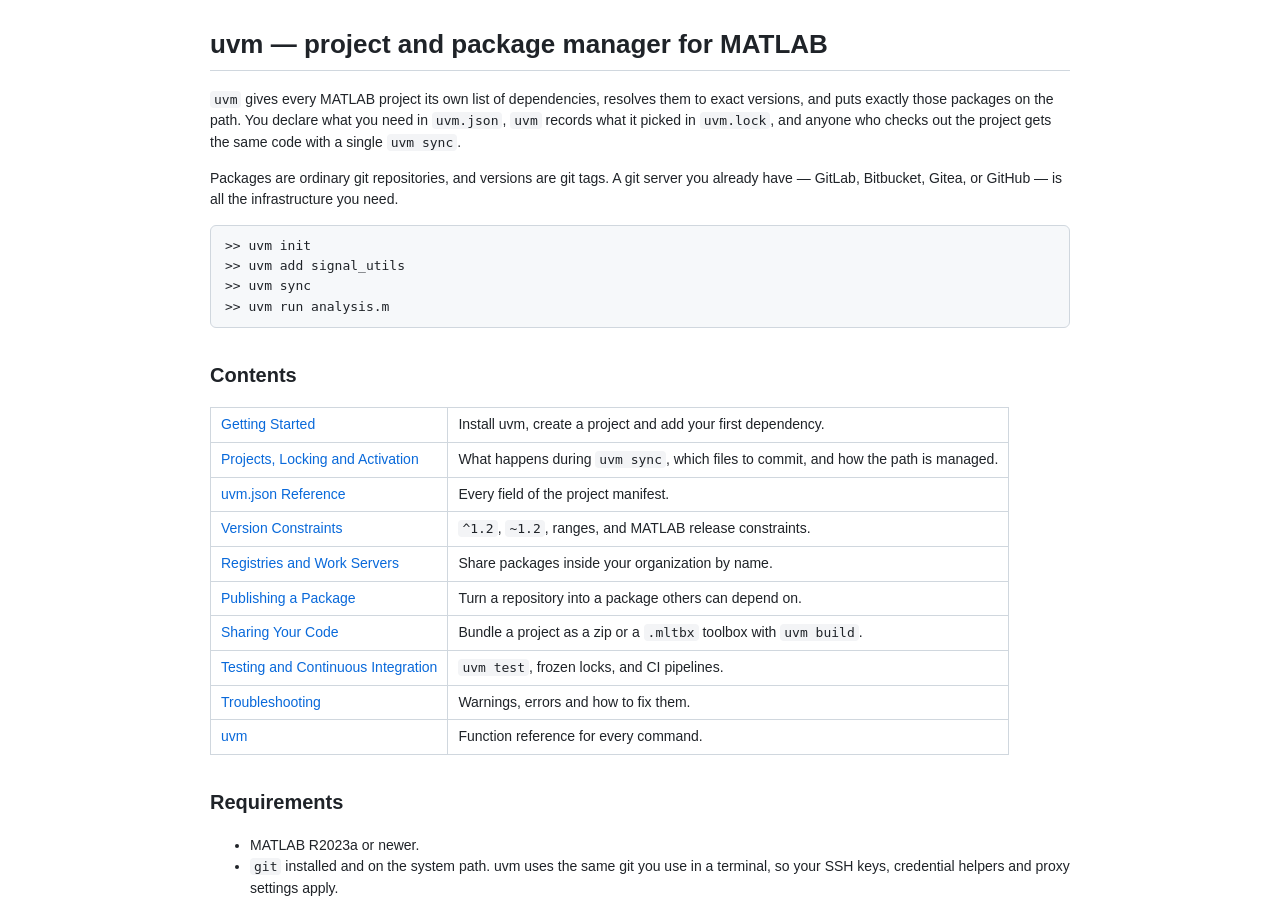
<file: toolbox/doc/index.html>
<!DOCTYPE html>
<html lang="en">
<head>
<meta charset="utf-8">
<title>uvm</title>
<link rel="stylesheet" href="uvm.css">
</head>
<body>

<h1>uvm &mdash; project and package manager for MATLAB</h1>

<p><code>uvm</code> gives every MATLAB project its own list of dependencies, resolves
them to exact versions, and puts exactly those packages on the path. You declare
what you need in <code>uvm.json</code>, <code>uvm</code> records what it picked in
<code>uvm.lock</code>, and anyone who checks out the project gets the same code with a
single <code>uvm sync</code>.</p>

<p>Packages are ordinary git repositories, and versions are git tags. A git server you
already have &mdash; GitLab, Bitbucket, Gitea, or GitHub &mdash; is all the infrastructure
you need.</p>

<pre><code>&gt;&gt; uvm init
&gt;&gt; uvm add signal_utils
&gt;&gt; uvm sync
&gt;&gt; uvm run analysis.m</code></pre>

<h2>Contents</h2>
<table>
<tr><td><a href="getting_started.html">Getting Started</a></td>
    <td>Install uvm, create a project and add your first dependency.</td></tr>
<tr><td><a href="projects.html">Projects, Locking and Activation</a></td>
    <td>What happens during <code>uvm sync</code>, which files to commit, and how the path is managed.</td></tr>
<tr><td><a href="manifest.html">uvm.json Reference</a></td>
    <td>Every field of the project manifest.</td></tr>
<tr><td><a href="versions.html">Version Constraints</a></td>
    <td><code>^1.2</code>, <code>~1.2</code>, ranges, and MATLAB release constraints.</td></tr>
<tr><td><a href="registries.html">Registries and Work Servers</a></td>
    <td>Share packages inside your organization by name.</td></tr>
<tr><td><a href="publishing.html">Publishing a Package</a></td>
    <td>Turn a repository into a package others can depend on.</td></tr>
<tr><td><a href="sharing.html">Sharing Your Code</a></td>
    <td>Bundle a project as a zip or a <code>.mltbx</code> toolbox with <code>uvm build</code>.</td></tr>
<tr><td><a href="ci.html">Testing and Continuous Integration</a></td>
    <td><code>uvm test</code>, frozen locks, and CI pipelines.</td></tr>
<tr><td><a href="troubleshooting.html">Troubleshooting</a></td>
    <td>Warnings, errors and how to fix them.</td></tr>
<tr><td><a href="uvm.html">uvm</a></td>
    <td>Function reference for every command.</td></tr>
</table>

<h2>Requirements</h2>
<ul>
<li>MATLAB R2023a or newer.</li>
<li><code>git</code> installed and on the system path. uvm uses the same git you use in
a terminal, so your SSH keys, credential helpers and proxy settings apply.</li>
</ul>

</body>
</html>
</file>
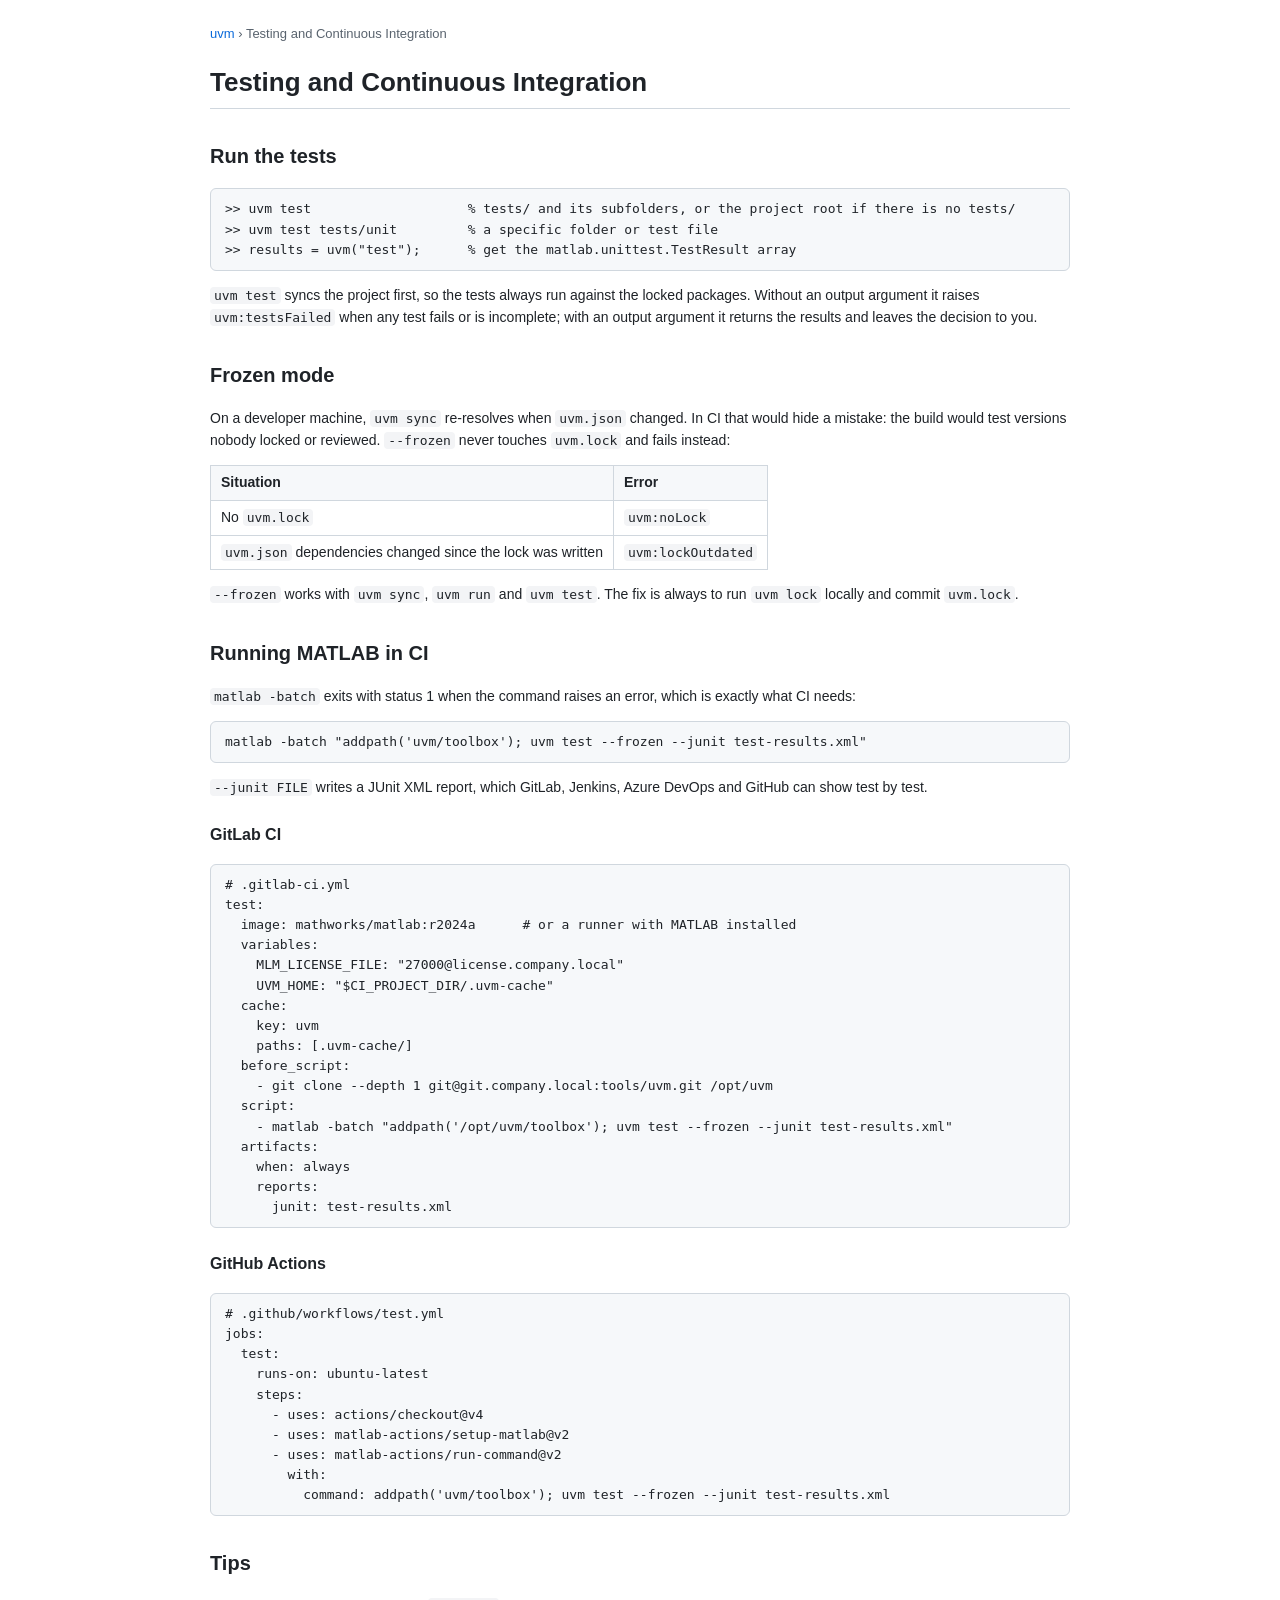
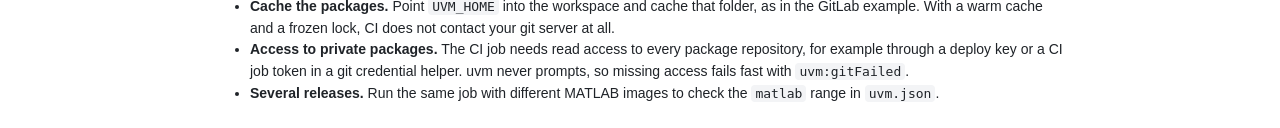
<file: toolbox/doc/ci.html>
<!DOCTYPE html>
<html lang="en">
<head>
<meta charset="utf-8">
<title>Testing and Continuous Integration</title>
<link rel="stylesheet" href="uvm.css">
</head>
<body>

<div class="nav"><a href="index.html">uvm</a> &rsaquo; Testing and Continuous Integration</div>
<h1>Testing and Continuous Integration</h1>

<h2>Run the tests</h2>
<pre><code>&gt;&gt; uvm test                    % tests/ and its subfolders, or the project root if there is no tests/
&gt;&gt; uvm test tests/unit         % a specific folder or test file
&gt;&gt; results = uvm("test");      % get the matlab.unittest.TestResult array</code></pre>
<p><code>uvm test</code> syncs the project first, so the tests always run against the
locked packages. Without an output argument it raises <code>uvm:testsFailed</code> when
any test fails or is incomplete; with an output argument it returns the results and
leaves the decision to you.</p>

<h2 id="frozen">Frozen mode</h2>
<p>On a developer machine, <code>uvm sync</code> re-resolves when <code>uvm.json</code>
changed. In CI that would hide a mistake: the build would test versions nobody
locked or reviewed. <code>--frozen</code> never touches <code>uvm.lock</code> and fails
instead:</p>
<table>
<tr><th>Situation</th><th>Error</th></tr>
<tr><td>No <code>uvm.lock</code></td><td><code>uvm:noLock</code></td></tr>
<tr><td><code>uvm.json</code> dependencies changed since the lock was written</td><td><code>uvm:lockOutdated</code></td></tr>
</table>
<p><code>--frozen</code> works with <code>uvm sync</code>, <code>uvm run</code> and
<code>uvm test</code>. The fix is always to run <code>uvm lock</code> locally and commit
<code>uvm.lock</code>.</p>

<h2>Running MATLAB in CI</h2>
<p><code>matlab -batch</code> exits with status 1 when the command raises an error, which
is exactly what CI needs:</p>
<pre><code>matlab -batch "addpath('uvm/toolbox'); uvm test --frozen --junit test-results.xml"</code></pre>
<p><code>--junit FILE</code> writes a JUnit XML report, which GitLab, Jenkins, Azure DevOps
and GitHub can show test by test.</p>

<h3>GitLab CI</h3>
<pre><code># .gitlab-ci.yml
test:
  image: mathworks/matlab:r2024a      # or a runner with MATLAB installed
  variables:
    MLM_LICENSE_FILE: "27000@license.company.local"
    UVM_HOME: "$CI_PROJECT_DIR/.uvm-cache"
  cache:
    key: uvm
    paths: [.uvm-cache/]
  before_script:
    - git clone --depth 1 git@git.company.local:tools/uvm.git /opt/uvm
  script:
    - matlab -batch "addpath('/opt/uvm/toolbox'); uvm test --frozen --junit test-results.xml"
  artifacts:
    when: always
    reports:
      junit: test-results.xml</code></pre>

<h3>GitHub Actions</h3>
<pre><code># .github/workflows/test.yml
jobs:
  test:
    runs-on: ubuntu-latest
    steps:
      - uses: actions/checkout@v4
      - uses: matlab-actions/setup-matlab@v2
      - uses: matlab-actions/run-command@v2
        with:
          command: addpath('uvm/toolbox'); uvm test --frozen --junit test-results.xml</code></pre>

<h2>Tips</h2>
<ul>
<li><b>Cache the packages.</b> Point <code>UVM_HOME</code> into the workspace and cache that
folder, as in the GitLab example. With a warm cache and a frozen lock, CI does not
contact your git server at all.</li>
<li><b>Access to private packages.</b> The CI job needs read access to every package
repository, for example through a deploy key or a CI job token in a git credential
helper. uvm never prompts, so missing access fails fast with
<code>uvm:gitFailed</code>.</li>
<li><b>Several releases.</b> Run the same job with different MATLAB images to check the
<code>matlab</code> range in <code>uvm.json</code>.</li>
</ul>

</body>
</html>
</file>
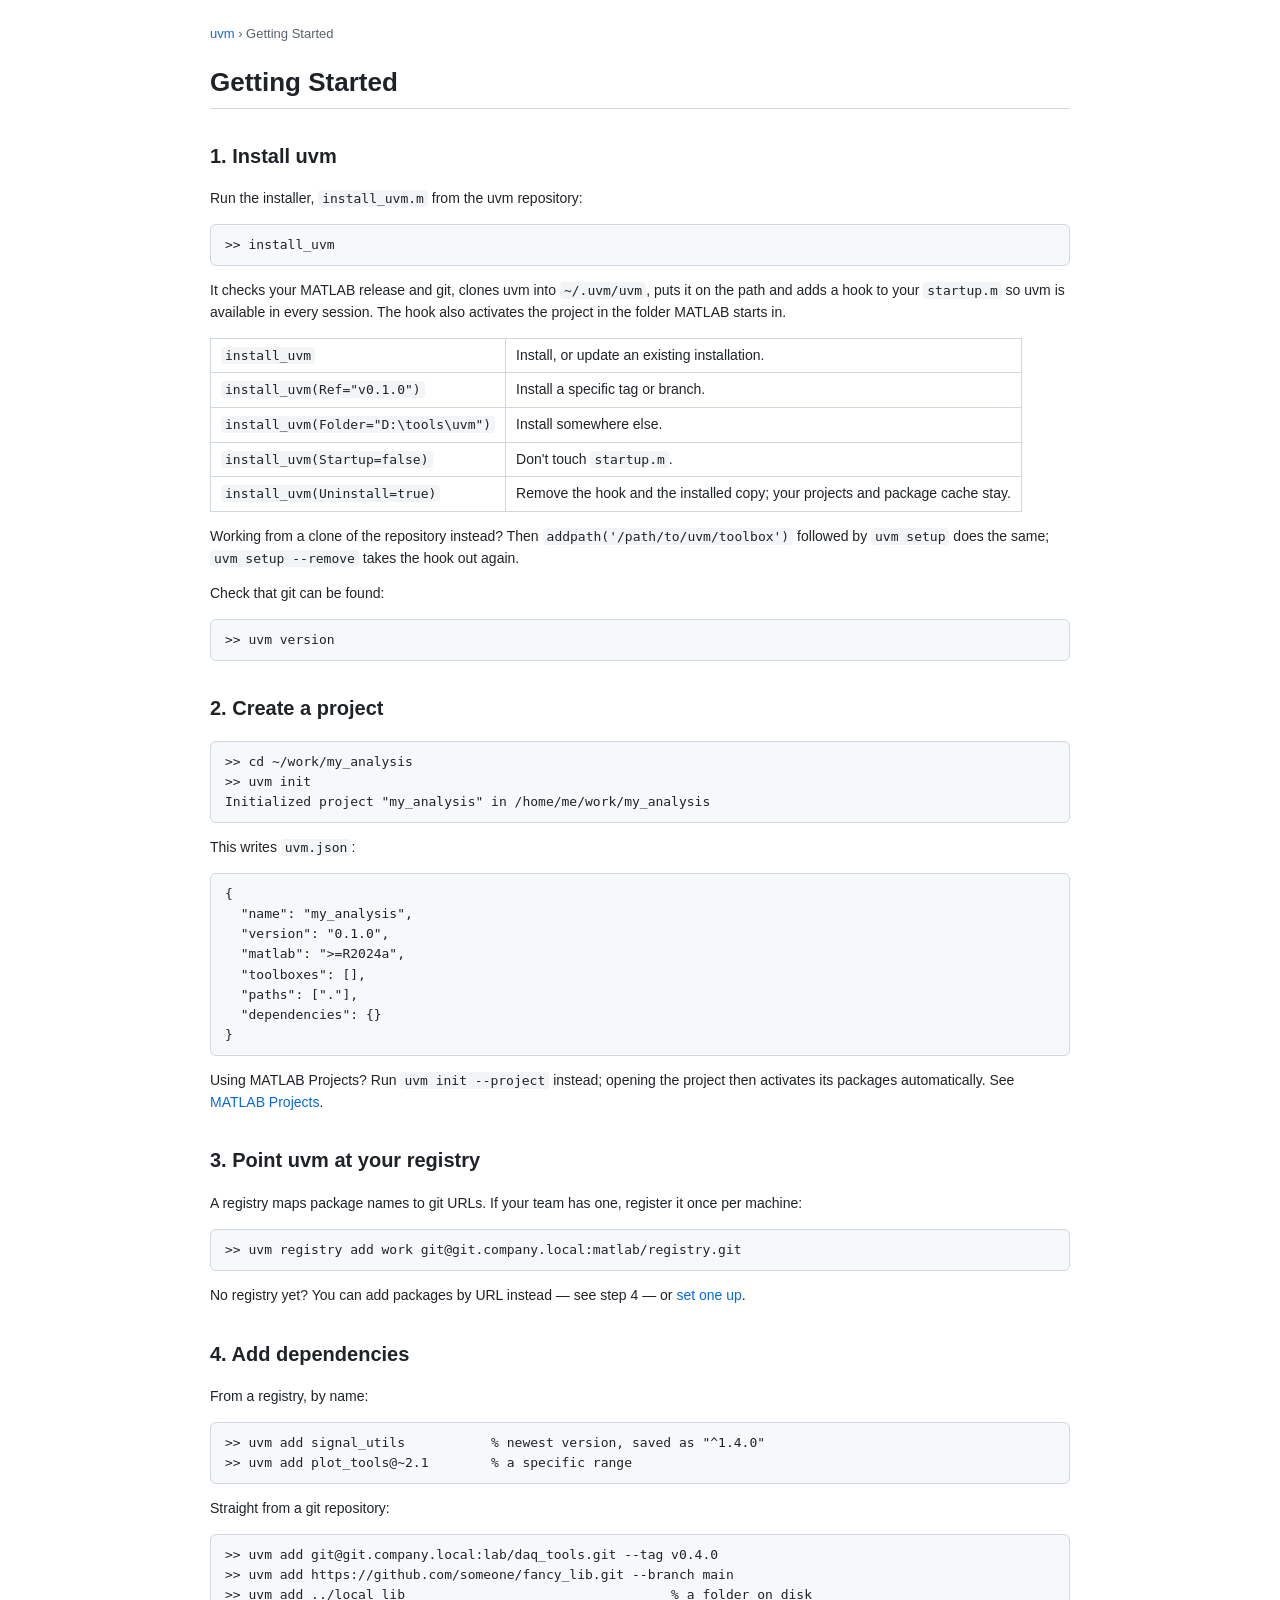
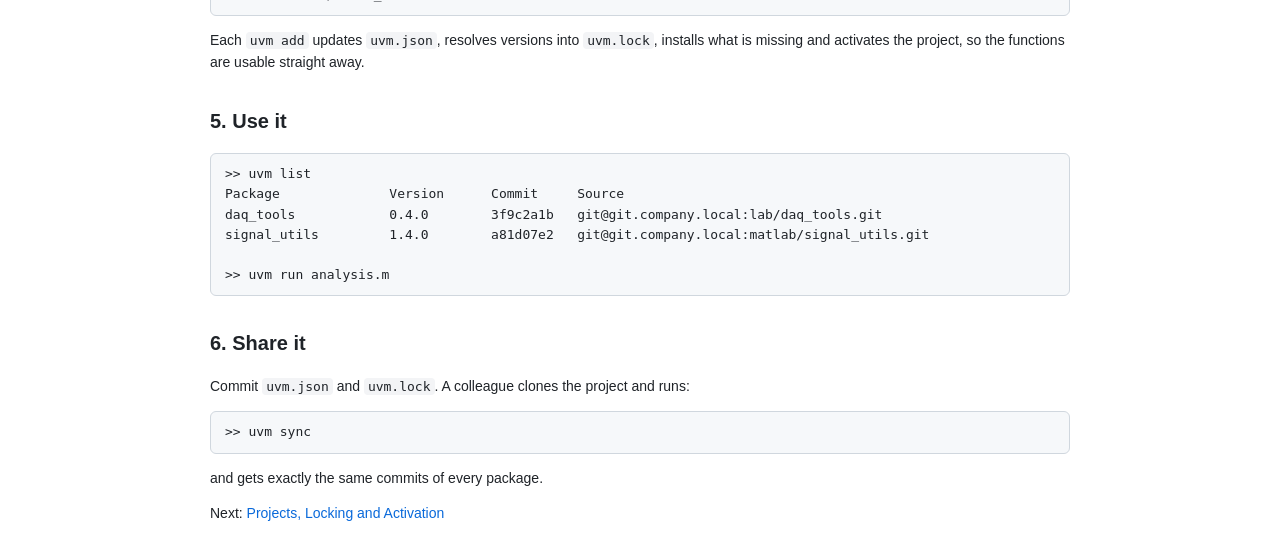
<file: toolbox/doc/getting_started.html>
<!DOCTYPE html>
<html lang="en">
<head>
<meta charset="utf-8">
<title>Getting Started with uvm</title>
<link rel="stylesheet" href="uvm.css">
</head>
<body>

<div class="nav"><a href="index.html">uvm</a> &rsaquo; Getting Started</div>
<h1>Getting Started</h1>

<h2>1. Install uvm</h2>
<p>Run the installer, <code>install_uvm.m</code> from the uvm repository:</p>
<pre><code>&gt;&gt; install_uvm</code></pre>
<p>It checks your MATLAB release and git, clones uvm into <code>~/.uvm/uvm</code>, puts it
on the path and adds a hook to your <code>startup.m</code> so uvm is available in every
session. The hook also activates the project in the folder MATLAB starts in.</p>
<table>
<tr><td><code>install_uvm</code></td><td>Install, or update an existing installation.</td></tr>
<tr><td><code>install_uvm(Ref="v0.1.0")</code></td><td>Install a specific tag or branch.</td></tr>
<tr><td><code>install_uvm(Folder="D:\tools\uvm")</code></td><td>Install somewhere else.</td></tr>
<tr><td><code>install_uvm(Startup=false)</code></td><td>Don't touch <code>startup.m</code>.</td></tr>
<tr><td><code>install_uvm(Uninstall=true)</code></td><td>Remove the hook and the installed copy; your projects and package cache stay.</td></tr>
</table>
<p>Working from a clone of the repository instead? Then
<code>addpath('/path/to/uvm/toolbox')</code> followed by <code>uvm setup</code> does the
same; <code>uvm setup --remove</code> takes the hook out again.</p>

<p>Check that git can be found:</p>
<pre><code>&gt;&gt; uvm version</code></pre>

<h2>2. Create a project</h2>
<pre><code>&gt;&gt; cd ~/work/my_analysis
&gt;&gt; uvm init
Initialized project "my_analysis" in /home/me/work/my_analysis</code></pre>
<p>This writes <code>uvm.json</code>:</p>
<pre><code>{
  "name": "my_analysis",
  "version": "0.1.0",
  "matlab": "&gt;=R2024a",
  "toolboxes": [],
  "paths": ["."],
  "dependencies": {}
}</code></pre>

<p>Using MATLAB Projects? Run <code>uvm init --project</code> instead; opening the
project then activates its packages automatically. See
<a href="projects.html#matlab-projects">MATLAB Projects</a>.</p>

<h2>3. Point uvm at your registry</h2>
<p>A registry maps package names to git URLs. If your team has one, register it once
per machine:</p>
<pre><code>&gt;&gt; uvm registry add work git@git.company.local:matlab/registry.git</code></pre>
<p>No registry yet? You can add packages by URL instead &mdash; see step 4 &mdash; or
<a href="registries.html">set one up</a>.</p>

<h2>4. Add dependencies</h2>
<p>From a registry, by name:</p>
<pre><code>&gt;&gt; uvm add signal_utils           % newest version, saved as "^1.4.0"
&gt;&gt; uvm add plot_tools@~2.1        % a specific range</code></pre>
<p>Straight from a git repository:</p>
<pre><code>&gt;&gt; uvm add git@git.company.local:lab/daq_tools.git --tag v0.4.0
&gt;&gt; uvm add https://github.com/someone/fancy_lib.git --branch main
&gt;&gt; uvm add ../local_lib                                  % a folder on disk</code></pre>
<p>Each <code>uvm add</code> updates <code>uvm.json</code>, resolves versions into
<code>uvm.lock</code>, installs what is missing and activates the project, so the
functions are usable straight away.</p>

<h2>5. Use it</h2>
<pre><code>&gt;&gt; uvm list
Package              Version      Commit     Source
daq_tools            0.4.0        3f9c2a1b   git@git.company.local:lab/daq_tools.git
signal_utils         1.4.0        a81d07e2   git@git.company.local:matlab/signal_utils.git

&gt;&gt; uvm run analysis.m</code></pre>

<h2>6. Share it</h2>
<p>Commit <code>uvm.json</code> and <code>uvm.lock</code>. A colleague clones the project
and runs:</p>
<pre><code>&gt;&gt; uvm sync</code></pre>
<p>and gets exactly the same commits of every package.</p>

<p>Next: <a href="projects.html">Projects, Locking and Activation</a></p>

</body>
</html>
</file>
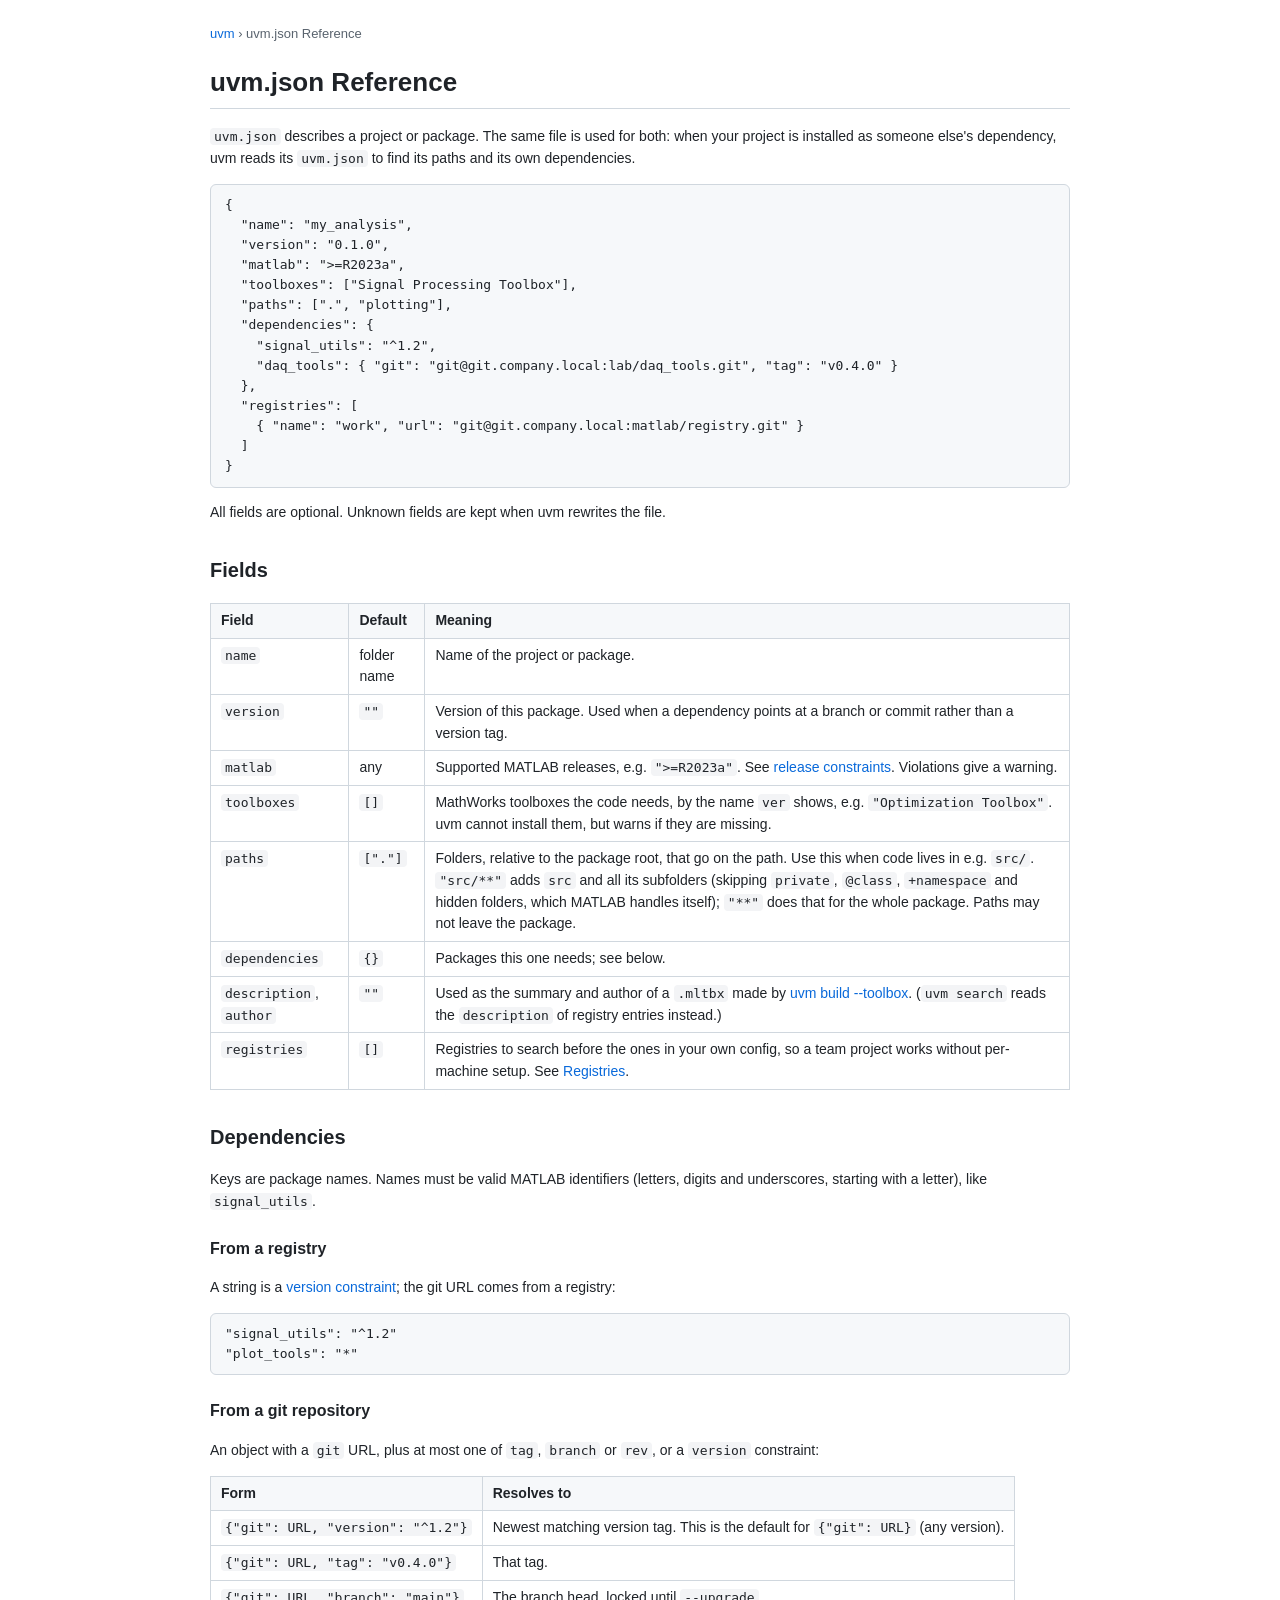
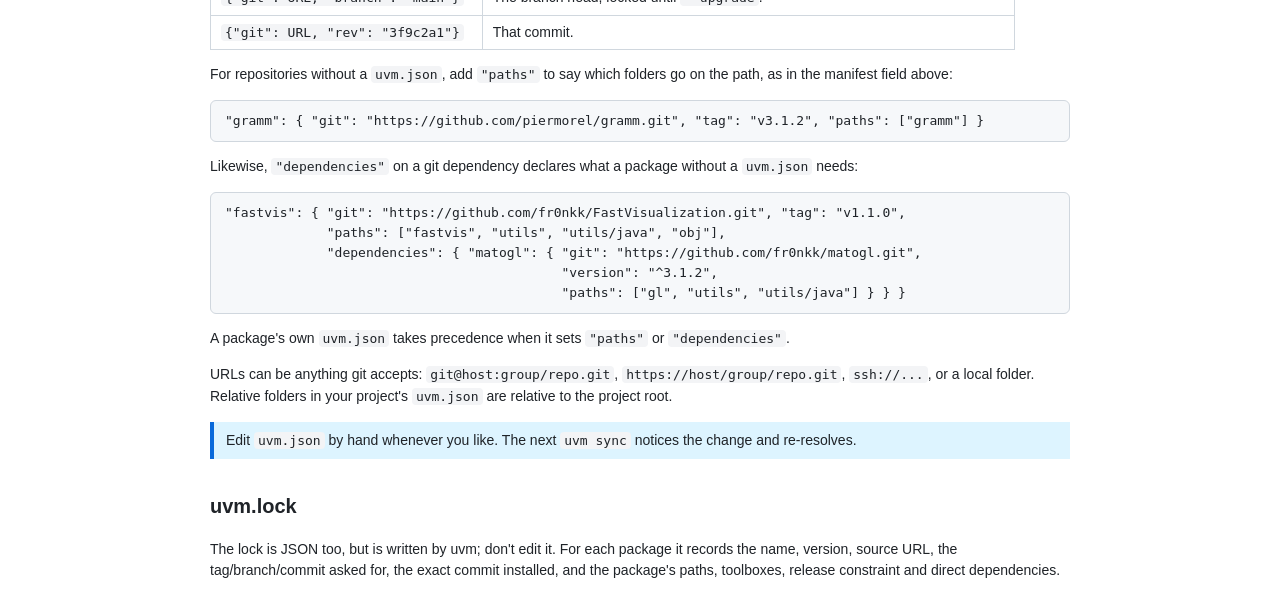
<file: toolbox/doc/manifest.html>
<!DOCTYPE html>
<html lang="en">
<head>
<meta charset="utf-8">
<title>uvm.json Reference</title>
<link rel="stylesheet" href="uvm.css">
</head>
<body>

<div class="nav"><a href="index.html">uvm</a> &rsaquo; uvm.json Reference</div>
<h1>uvm.json Reference</h1>

<p><code>uvm.json</code> describes a project or package. The same file is used for both:
when your project is installed as someone else's dependency, uvm reads its
<code>uvm.json</code> to find its paths and its own dependencies.</p>

<pre><code>{
  "name": "my_analysis",
  "version": "0.1.0",
  "matlab": "&gt;=R2023a",
  "toolboxes": ["Signal Processing Toolbox"],
  "paths": [".", "plotting"],
  "dependencies": {
    "signal_utils": "^1.2",
    "daq_tools": { "git": "git@git.company.local:lab/daq_tools.git", "tag": "v0.4.0" }
  },
  "registries": [
    { "name": "work", "url": "git@git.company.local:matlab/registry.git" }
  ]
}</code></pre>

<p>All fields are optional. Unknown fields are kept when uvm rewrites the file.</p>

<h2>Fields</h2>
<table>
<tr><th>Field</th><th>Default</th><th>Meaning</th></tr>
<tr><td><code>name</code></td><td>folder name</td>
    <td>Name of the project or package.</td></tr>
<tr><td><code>version</code></td><td><code>""</code></td>
    <td>Version of this package. Used when a dependency points at a branch or commit
    rather than a version tag.</td></tr>
<tr><td><code>matlab</code></td><td>any</td>
    <td>Supported MATLAB releases, e.g. <code>"&gt;=R2023a"</code>. See
    <a href="versions.html#release">release constraints</a>. Violations give a warning.</td></tr>
<tr><td><code>toolboxes</code></td><td><code>[]</code></td>
    <td>MathWorks toolboxes the code needs, by the name <code>ver</code> shows, e.g.
    <code>"Optimization Toolbox"</code>. uvm cannot install them, but warns if they are
    missing.</td></tr>
<tr><td><code>paths</code></td><td><code>["."]</code></td>
    <td>Folders, relative to the package root, that go on the path. Use this when code
    lives in e.g. <code>src/</code>. <code>"src/**"</code> adds <code>src</code> and all
    its subfolders (skipping <code>private</code>, <code>@class</code>,
    <code>+namespace</code> and hidden folders, which MATLAB handles itself);
    <code>"**"</code> does that for the whole package. Paths may not leave the
    package.</td></tr>
<tr><td><code>dependencies</code></td><td><code>{}</code></td>
    <td>Packages this one needs; see below.</td></tr>
<tr><td><code>description</code>, <code>author</code></td><td><code>""</code></td>
    <td>Used as the summary and author of a <code>.mltbx</code> made by
    <a href="sharing.html">uvm build --toolbox</a>. (<code>uvm search</code> reads the
    <code>description</code> of registry entries instead.)</td></tr>
<tr><td><code>registries</code></td><td><code>[]</code></td>
    <td>Registries to search before the ones in your own config, so a team project
    works without per-machine setup. See <a href="registries.html">Registries</a>.</td></tr>
</table>

<h2>Dependencies</h2>
<p>Keys are package names. Names must be valid MATLAB identifiers (letters, digits and
underscores, starting with a letter), like <code>signal_utils</code>.</p>

<h3>From a registry</h3>
<p>A string is a <a href="versions.html">version constraint</a>; the git URL comes from a
registry:</p>
<pre><code>"signal_utils": "^1.2"
"plot_tools": "*"</code></pre>

<h3>From a git repository</h3>
<p>An object with a <code>git</code> URL, plus at most one of <code>tag</code>,
<code>branch</code> or <code>rev</code>, or a <code>version</code> constraint:</p>
<table>
<tr><th>Form</th><th>Resolves to</th></tr>
<tr><td><code>{"git": URL, "version": "^1.2"}</code></td><td>Newest matching version tag. This is the default for <code>{"git": URL}</code> (any version).</td></tr>
<tr><td><code>{"git": URL, "tag": "v0.4.0"}</code></td><td>That tag.</td></tr>
<tr><td><code>{"git": URL, "branch": "main"}</code></td><td>The branch head, locked until <code>--upgrade</code>.</td></tr>
<tr><td><code>{"git": URL, "rev": "3f9c2a1"}</code></td><td>That commit.</td></tr>
</table>
<p>For repositories without a <code>uvm.json</code>, add <code>"paths"</code> to say
which folders go on the path, as in the manifest field above:</p>
<pre><code>"gramm": { "git": "https://github.com/piermorel/gramm.git", "tag": "v3.1.2", "paths": ["gramm"] }</code></pre>
<p>Likewise, <code>"dependencies"</code> on a git dependency declares what a package
without a <code>uvm.json</code> needs:</p>
<pre><code>"fastvis": { "git": "https://github.com/fr0nkk/FastVisualization.git", "tag": "v1.1.0",
             "paths": ["fastvis", "utils", "utils/java", "obj"],
             "dependencies": { "matogl": { "git": "https://github.com/fr0nkk/matogl.git",
                                           "version": "^3.1.2",
                                           "paths": ["gl", "utils", "utils/java"] } } }</code></pre>
<p>A package's own <code>uvm.json</code> takes precedence when it sets
<code>"paths"</code> or <code>"dependencies"</code>.</p>
<p>URLs can be anything git accepts: <code>git@host:group/repo.git</code>,
<code>https://host/group/repo.git</code>, <code>ssh://...</code>, or a local folder.
Relative folders in your project's <code>uvm.json</code> are relative to the project
root.</p>

<div class="note">Edit <code>uvm.json</code> by hand whenever you like. The next
<code>uvm sync</code> notices the change and re-resolves.</div>

<h2>uvm.lock</h2>
<p>The lock is JSON too, but is written by uvm; don't edit it. For each package it
records the name, version, source URL, the tag/branch/commit asked for, the exact
commit installed, and the package's paths, toolboxes, release constraint and direct
dependencies.</p>

</body>
</html>
</file>
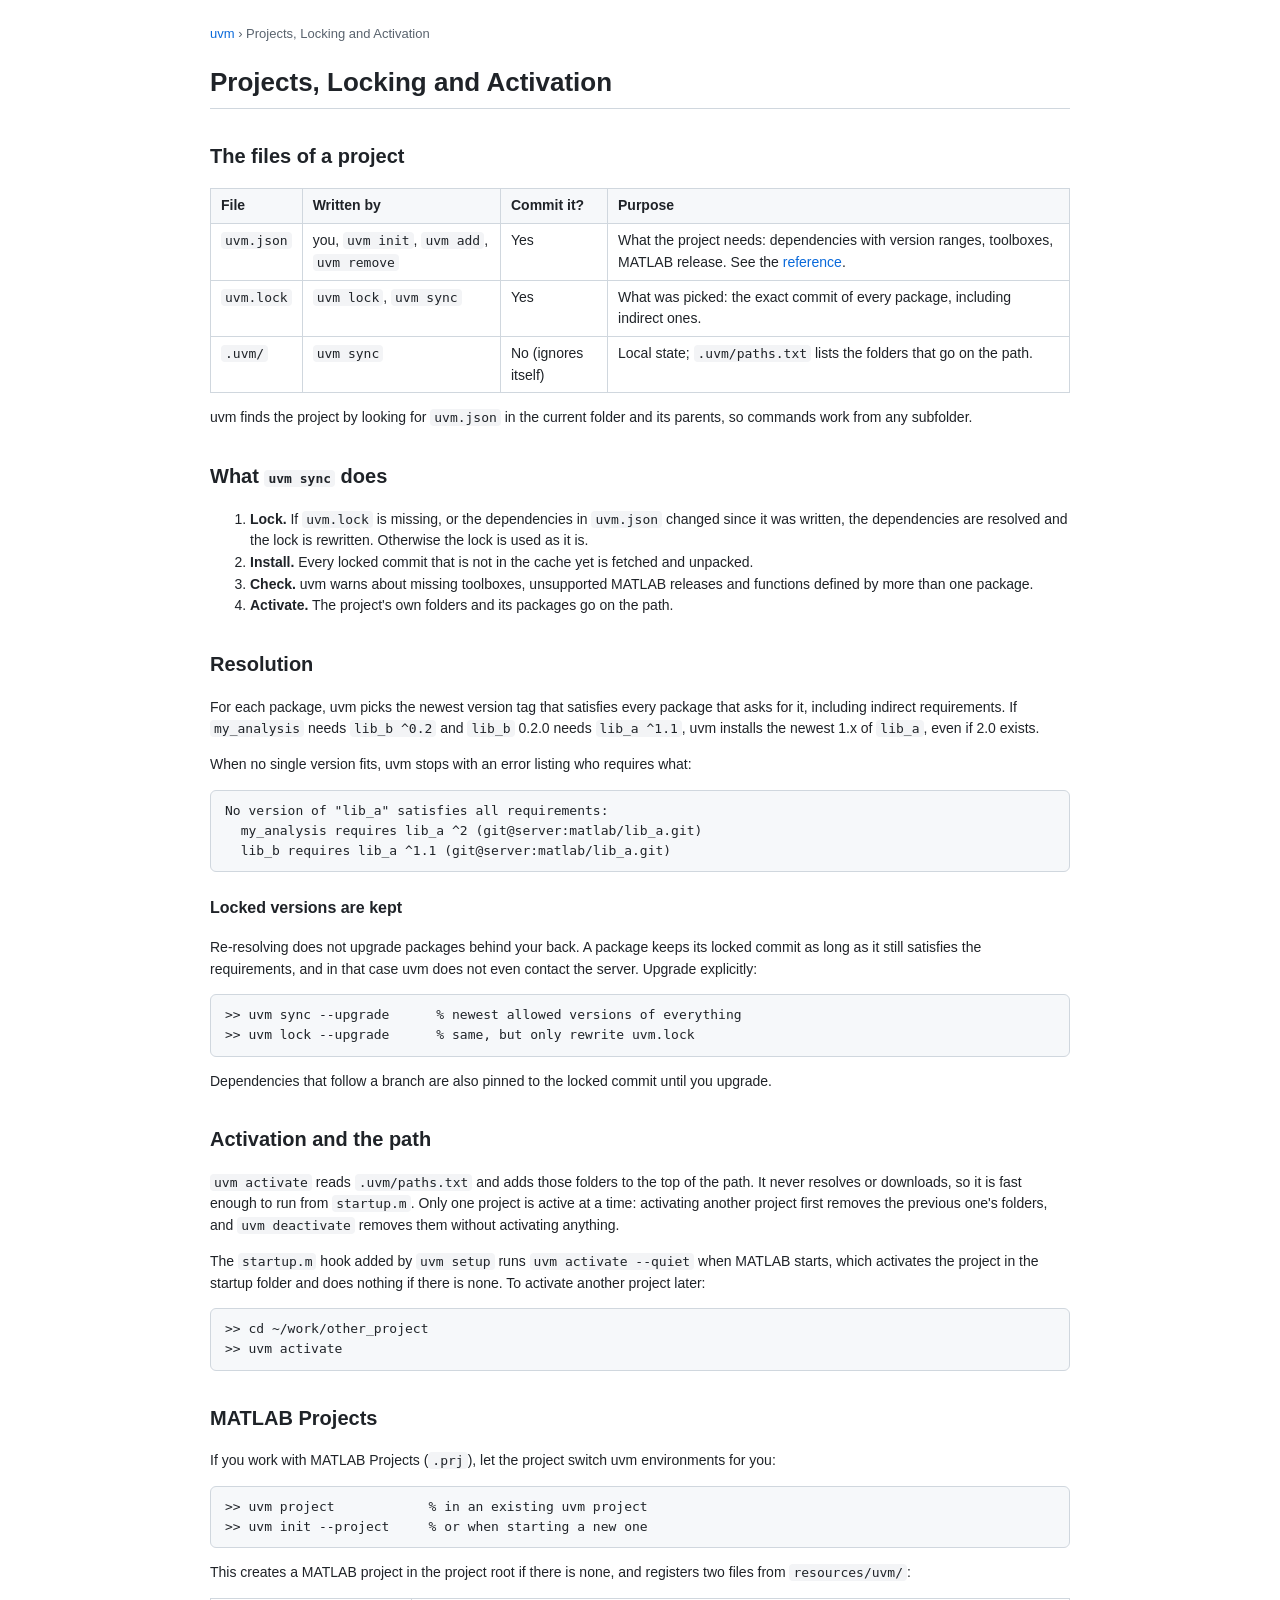
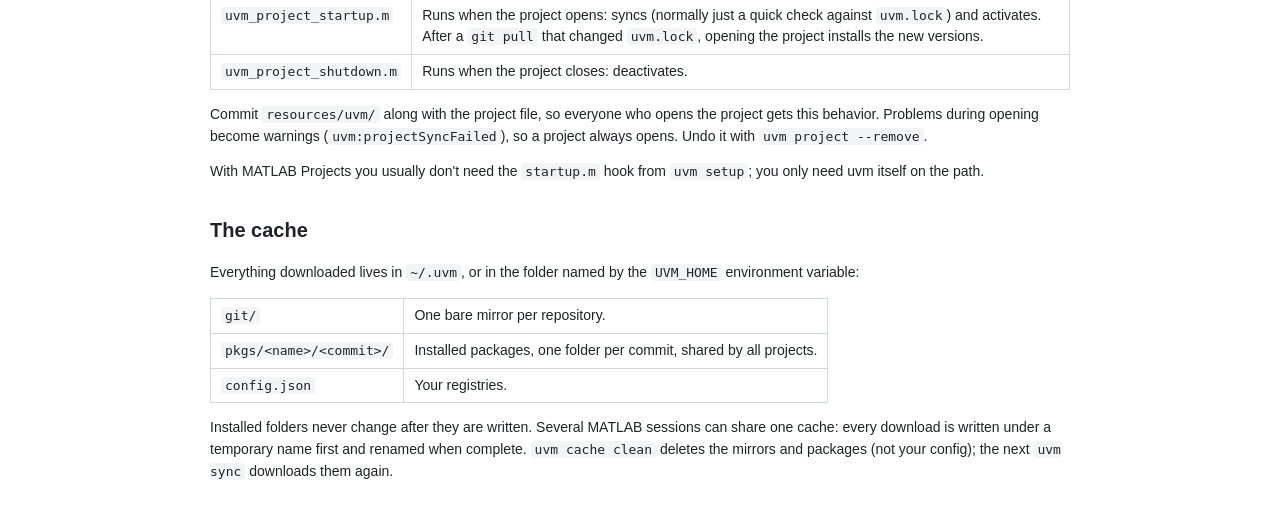
<file: toolbox/doc/projects.html>
<!DOCTYPE html>
<html lang="en">
<head>
<meta charset="utf-8">
<title>Projects, Locking and Activation</title>
<link rel="stylesheet" href="uvm.css">
</head>
<body>

<div class="nav"><a href="index.html">uvm</a> &rsaquo; Projects, Locking and Activation</div>
<h1>Projects, Locking and Activation</h1>

<h2>The files of a project</h2>
<table>
<tr><th>File</th><th>Written by</th><th>Commit it?</th><th>Purpose</th></tr>
<tr><td><code>uvm.json</code></td><td>you, <code>uvm init</code>, <code>uvm add</code>, <code>uvm remove</code></td><td>Yes</td>
    <td>What the project needs: dependencies with version ranges, toolboxes, MATLAB release. See the <a href="manifest.html">reference</a>.</td></tr>
<tr><td><code>uvm.lock</code></td><td><code>uvm lock</code>, <code>uvm sync</code></td><td>Yes</td>
    <td>What was picked: the exact commit of every package, including indirect ones.</td></tr>
<tr><td><code>.uvm/</code></td><td><code>uvm sync</code></td><td>No (ignores itself)</td>
    <td>Local state; <code>.uvm/paths.txt</code> lists the folders that go on the path.</td></tr>
</table>
<p>uvm finds the project by looking for <code>uvm.json</code> in the current folder
and its parents, so commands work from any subfolder.</p>

<h2>What <code>uvm sync</code> does</h2>
<ol>
<li><b>Lock.</b> If <code>uvm.lock</code> is missing, or the dependencies in
<code>uvm.json</code> changed since it was written, the dependencies are resolved and
the lock is rewritten. Otherwise the lock is used as it is.</li>
<li><b>Install.</b> Every locked commit that is not in the cache yet is fetched and
unpacked.</li>
<li><b>Check.</b> uvm warns about missing toolboxes, unsupported MATLAB releases and
functions defined by more than one package.</li>
<li><b>Activate.</b> The project's own folders and its packages go on the path.</li>
</ol>

<h2>Resolution</h2>
<p>For each package, uvm picks the newest version tag that satisfies every package
that asks for it, including indirect requirements. If <code>my_analysis</code> needs
<code>lib_b ^0.2</code> and <code>lib_b</code> 0.2.0 needs <code>lib_a ^1.1</code>, uvm
installs the newest 1.x of <code>lib_a</code>, even if 2.0 exists.</p>
<p>When no single version fits, uvm stops with an error listing who requires what:</p>
<pre><code>No version of "lib_a" satisfies all requirements:
  my_analysis requires lib_a ^2 (git@server:matlab/lib_a.git)
  lib_b requires lib_a ^1.1 (git@server:matlab/lib_a.git)</code></pre>

<h3>Locked versions are kept</h3>
<p>Re-resolving does not upgrade packages behind your back. A package keeps its locked
commit as long as it still satisfies the requirements, and in that case uvm does not
even contact the server. Upgrade explicitly:</p>
<pre><code>&gt;&gt; uvm sync --upgrade      % newest allowed versions of everything
&gt;&gt; uvm lock --upgrade      % same, but only rewrite uvm.lock</code></pre>
<p>Dependencies that follow a branch are also pinned to the locked commit until you
upgrade.</p>

<h2>Activation and the path</h2>
<p><code>uvm activate</code> reads <code>.uvm/paths.txt</code> and adds those folders to
the top of the path. It never resolves or downloads, so it is fast enough to run from
<code>startup.m</code>. Only one project is active at a time: activating another
project first removes the previous one's folders, and <code>uvm deactivate</code>
removes them without activating anything.</p>
<p>The <code>startup.m</code> hook added by <code>uvm setup</code> runs
<code>uvm activate --quiet</code> when MATLAB starts, which activates the project in the
startup folder and does nothing if there is none. To activate another project later:</p>
<pre><code>&gt;&gt; cd ~/work/other_project
&gt;&gt; uvm activate</code></pre>

<h2 id="matlab-projects">MATLAB Projects</h2>
<p>If you work with MATLAB Projects (<code>.prj</code>), let the project switch uvm
environments for you:</p>
<pre><code>&gt;&gt; uvm project            % in an existing uvm project
&gt;&gt; uvm init --project     % or when starting a new one</code></pre>
<p>This creates a MATLAB project in the project root if there is none, and registers
two files from <code>resources/uvm/</code>:</p>
<table>
<tr><td><code>uvm_project_startup.m</code></td><td>Runs when the project opens: syncs
(normally just a quick check against <code>uvm.lock</code>) and activates. After a
<code>git pull</code> that changed <code>uvm.lock</code>, opening the project installs
the new versions.</td></tr>
<tr><td><code>uvm_project_shutdown.m</code></td><td>Runs when the project closes:
deactivates.</td></tr>
</table>
<p>Commit <code>resources/uvm/</code> along with the project file, so everyone who opens
the project gets this behavior. Problems during opening become warnings
(<code>uvm:projectSyncFailed</code>), so a project always opens. Undo it with
<code>uvm project --remove</code>.</p>
<p>With MATLAB Projects you usually don't need the <code>startup.m</code> hook from
<code>uvm setup</code>; you only need uvm itself on the path.</p>

<h2>The cache</h2>
<p>Everything downloaded lives in <code>~/.uvm</code>, or in the folder named by the
<code>UVM_HOME</code> environment variable:</p>
<table>
<tr><td><code>git/</code></td><td>One bare mirror per repository.</td></tr>
<tr><td><code>pkgs/&lt;name&gt;/&lt;commit&gt;/</code></td><td>Installed packages, one folder per commit, shared by all projects.</td></tr>
<tr><td><code>config.json</code></td><td>Your registries.</td></tr>
</table>
<p>Installed folders never change after they are written. Several MATLAB sessions can
share one cache: every download is written under a temporary name first and renamed
when complete. <code>uvm cache clean</code>
deletes the mirrors and packages (not your config); the next <code>uvm sync</code> downloads
them again.</p>

</body>
</html>
</file>
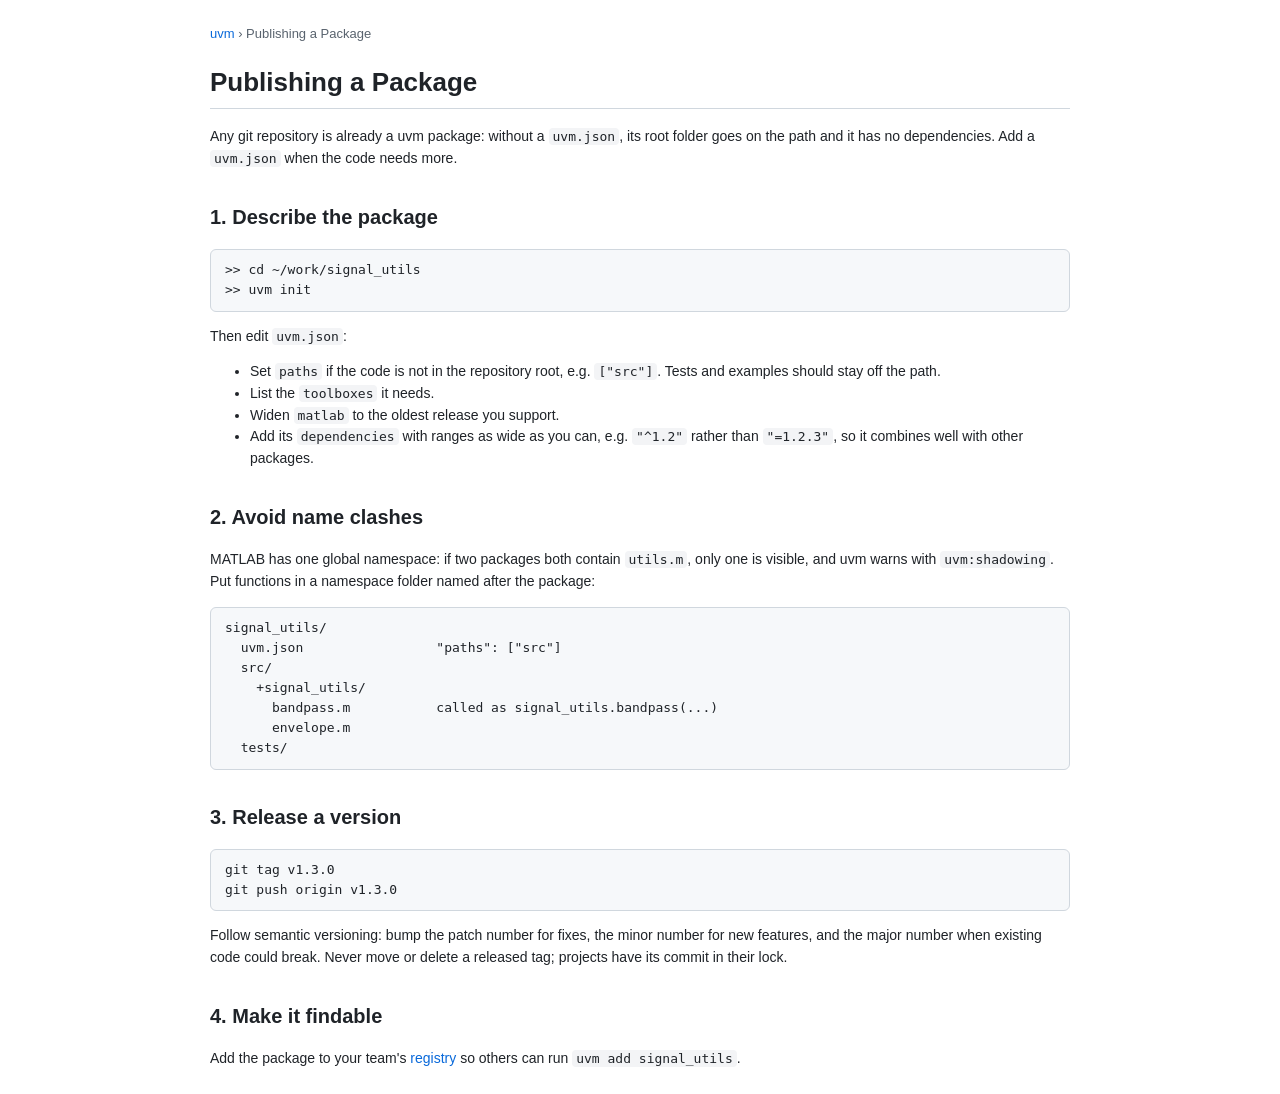
<file: toolbox/doc/publishing.html>
<!DOCTYPE html>
<html lang="en">
<head>
<meta charset="utf-8">
<title>Publishing a Package</title>
<link rel="stylesheet" href="uvm.css">
</head>
<body>

<div class="nav"><a href="index.html">uvm</a> &rsaquo; Publishing a Package</div>
<h1>Publishing a Package</h1>

<p>Any git repository is already a uvm package: without a <code>uvm.json</code>, its
root folder goes on the path and it has no dependencies. Add a <code>uvm.json</code>
when the code needs more.</p>

<h2>1. Describe the package</h2>
<pre><code>&gt;&gt; cd ~/work/signal_utils
&gt;&gt; uvm init</code></pre>
<p>Then edit <code>uvm.json</code>:</p>
<ul>
<li>Set <code>paths</code> if the code is not in the repository root, e.g.
<code>["src"]</code>. Tests and examples should stay off the path.</li>
<li>List the <code>toolboxes</code> it needs.</li>
<li>Widen <code>matlab</code> to the oldest release you support.</li>
<li>Add its <code>dependencies</code> with ranges as wide as you can, e.g.
<code>"^1.2"</code> rather than <code>"=1.2.3"</code>, so it combines well with other
packages.</li>
</ul>

<h2>2. Avoid name clashes</h2>
<p>MATLAB has one global namespace: if two packages both contain
<code>utils.m</code>, only one is visible, and uvm warns with
<code>uvm:shadowing</code>. Put functions in a namespace folder named after the package:</p>
<pre><code>signal_utils/
  uvm.json                 "paths": ["src"]
  src/
    +signal_utils/
      bandpass.m           called as signal_utils.bandpass(...)
      envelope.m
  tests/</code></pre>

<h2>3. Release a version</h2>
<pre><code>git tag v1.3.0
git push origin v1.3.0</code></pre>
<p>Follow semantic versioning: bump the patch number for fixes, the minor number for
new features, and the major number when existing code could break. Never move or
delete a released tag; projects have its commit in their lock.</p>

<h2>4. Make it findable</h2>
<p>Add the package to your team's <a href="registries.html">registry</a> so others can
run <code>uvm add signal_utils</code>.</p>

</body>
</html>
</file>
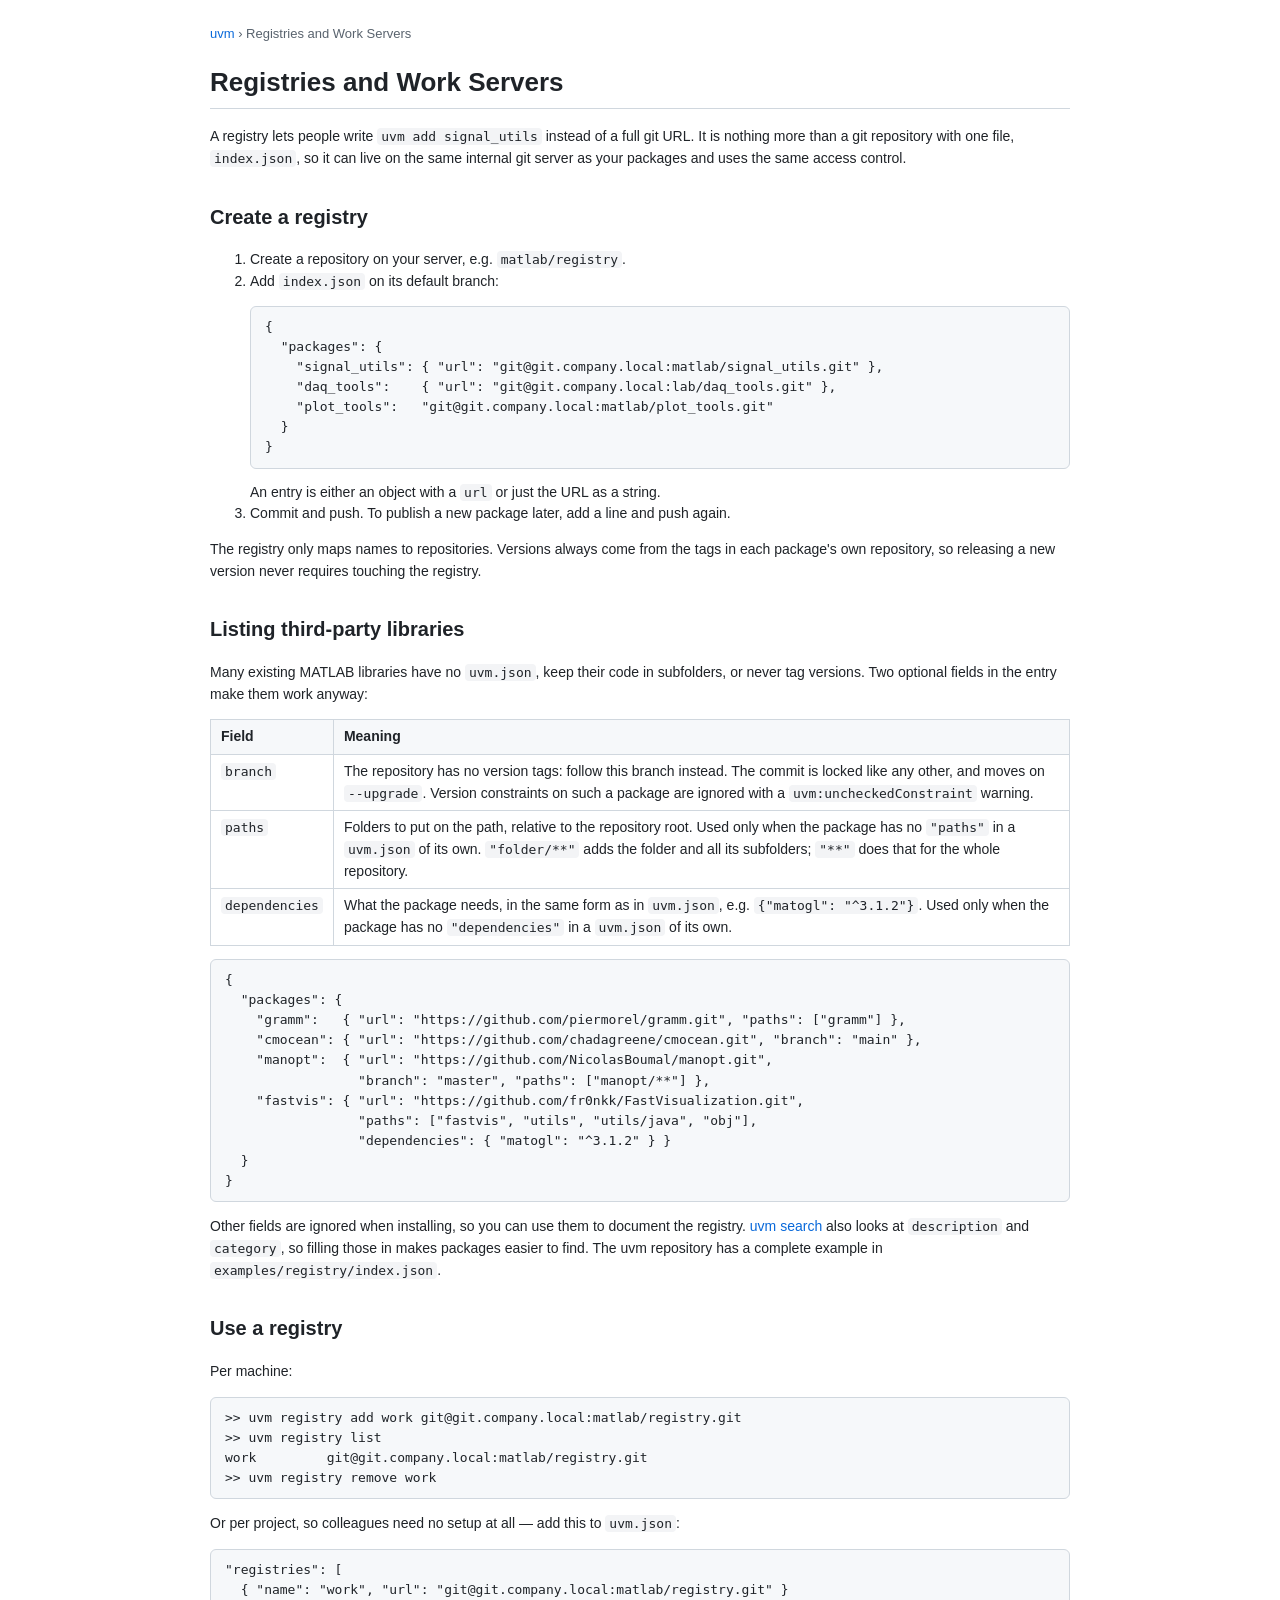
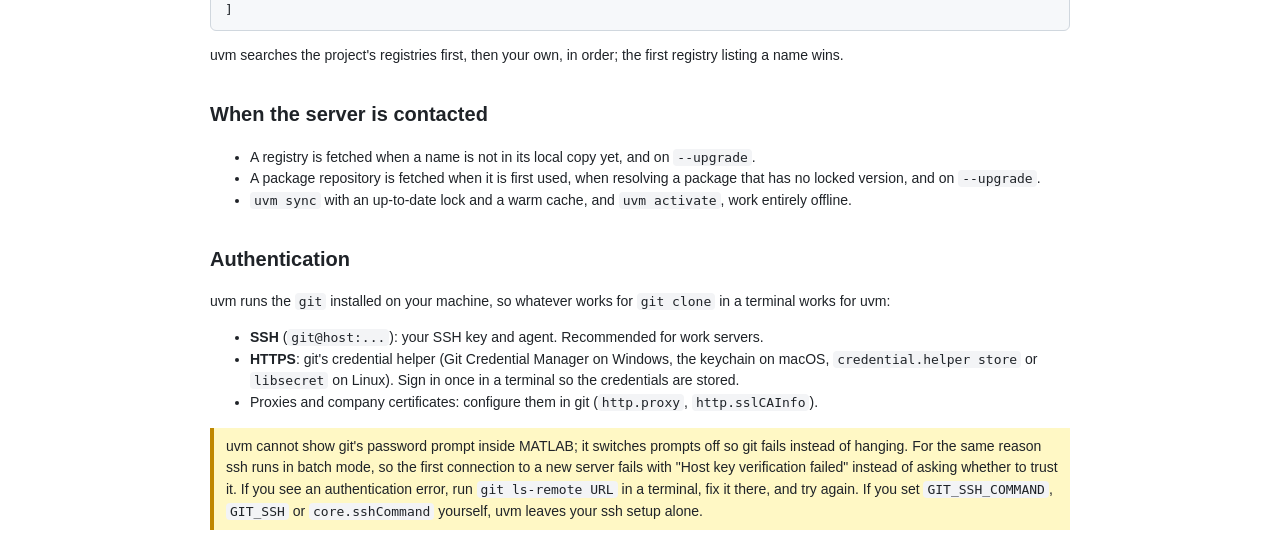
<file: toolbox/doc/registries.html>
<!DOCTYPE html>
<html lang="en">
<head>
<meta charset="utf-8">
<title>Registries and Work Servers</title>
<link rel="stylesheet" href="uvm.css">
</head>
<body>

<div class="nav"><a href="index.html">uvm</a> &rsaquo; Registries and Work Servers</div>
<h1>Registries and Work Servers</h1>

<p>A registry lets people write <code>uvm add signal_utils</code> instead of a full git
URL. It is nothing more than a git repository with one file, <code>index.json</code>,
so it can live on the same internal git server as your packages and uses the same
access control.</p>

<h2>Create a registry</h2>
<ol>
<li>Create a repository on your server, e.g. <code>matlab/registry</code>.</li>
<li>Add <code>index.json</code> on its default branch:
<pre><code>{
  "packages": {
    "signal_utils": { "url": "git@git.company.local:matlab/signal_utils.git" },
    "daq_tools":    { "url": "git@git.company.local:lab/daq_tools.git" },
    "plot_tools":   "git@git.company.local:matlab/plot_tools.git"
  }
}</code></pre>
An entry is either an object with a <code>url</code> or just the URL as a string.</li>
<li>Commit and push. To publish a new package later, add a line and push again.</li>
</ol>
<p>The registry only maps names to repositories. Versions always come from the tags in
each package's own repository, so releasing a new version never requires touching the
registry.</p>

<h2 id="third-party">Listing third-party libraries</h2>
<p>Many existing MATLAB libraries have no <code>uvm.json</code>, keep their code in
subfolders, or never tag versions. Two optional fields in the entry make them work
anyway:</p>
<table>
<tr><th>Field</th><th>Meaning</th></tr>
<tr><td><code>branch</code></td>
    <td>The repository has no version tags: follow this branch instead. The commit is
    locked like any other, and moves on <code>--upgrade</code>. Version constraints on
    such a package are ignored with a <code>uvm:uncheckedConstraint</code> warning.</td></tr>
<tr><td><code>paths</code></td>
    <td>Folders to put on the path, relative to the repository root. Used only when the
    package has no <code>"paths"</code> in a <code>uvm.json</code> of its own.
    <code>"folder/**"</code> adds the folder and all its subfolders; <code>"**"</code>
    does that for the whole repository.</td></tr>
<tr><td><code>dependencies</code></td>
    <td>What the package needs, in the same form as in <code>uvm.json</code>, e.g.
    <code>{"matogl": "^3.1.2"}</code>. Used only when the package has no
    <code>"dependencies"</code> in a <code>uvm.json</code> of its own.</td></tr>
</table>
<pre><code>{
  "packages": {
    "gramm":   { "url": "https://github.com/piermorel/gramm.git", "paths": ["gramm"] },
    "cmocean": { "url": "https://github.com/chadagreene/cmocean.git", "branch": "main" },
    "manopt":  { "url": "https://github.com/NicolasBoumal/manopt.git",
                 "branch": "master", "paths": ["manopt/**"] },
    "fastvis": { "url": "https://github.com/fr0nkk/FastVisualization.git",
                 "paths": ["fastvis", "utils", "utils/java", "obj"],
                 "dependencies": { "matogl": "^3.1.2" } }
  }
}</code></pre>
<p>Other fields are ignored when installing, so you can use them to document the
registry. <a href="uvm.html#search">uvm search</a> also looks at <code>description</code>
and <code>category</code>, so filling those in makes packages easier to find. The uvm repository has a complete example in
<code>examples/registry/index.json</code>.</p>

<h2>Use a registry</h2>
<p>Per machine:</p>
<pre><code>&gt;&gt; uvm registry add work git@git.company.local:matlab/registry.git
&gt;&gt; uvm registry list
work         git@git.company.local:matlab/registry.git
&gt;&gt; uvm registry remove work</code></pre>
<p>Or per project, so colleagues need no setup at all &mdash; add this to
<code>uvm.json</code>:</p>
<pre><code>"registries": [
  { "name": "work", "url": "git@git.company.local:matlab/registry.git" }
]</code></pre>
<p>uvm searches the project's registries first, then your own, in order; the first
registry listing a name wins.</p>

<h2>When the server is contacted</h2>
<ul>
<li>A registry is fetched when a name is not in its local copy yet, and on
<code>--upgrade</code>.</li>
<li>A package repository is fetched when it is first used, when resolving a package that
has no locked version, and on <code>--upgrade</code>.</li>
<li><code>uvm sync</code> with an up-to-date lock and a warm cache, and
<code>uvm activate</code>, work entirely offline.</li>
</ul>

<h2 id="auth">Authentication</h2>
<p>uvm runs the <code>git</code> installed on your machine, so whatever works for
<code>git clone</code> in a terminal works for uvm:</p>
<ul>
<li><b>SSH</b> (<code>git@host:...</code>): your SSH key and agent. Recommended for work
servers.</li>
<li><b>HTTPS</b>: git's credential helper (Git Credential Manager on Windows, the
keychain on macOS, <code>credential.helper store</code> or <code>libsecret</code> on
Linux). Sign in once in a terminal so the credentials are stored.</li>
<li>Proxies and company certificates: configure them in git
(<code>http.proxy</code>, <code>http.sslCAInfo</code>).</li>
</ul>
<div class="warn">uvm cannot show git's password prompt inside MATLAB; it switches
prompts off so git fails instead of hanging. For the same reason ssh runs in batch mode,
so the first connection to a new server fails with "Host key verification failed"
instead of asking whether to trust it. If you see an authentication error, run
<code>git ls-remote URL</code> in a terminal, fix it there, and try again. If you set
<code>GIT_SSH_COMMAND</code>, <code>GIT_SSH</code> or <code>core.sshCommand</code>
yourself, uvm leaves your ssh setup alone.</div>

</body>
</html>
</file>
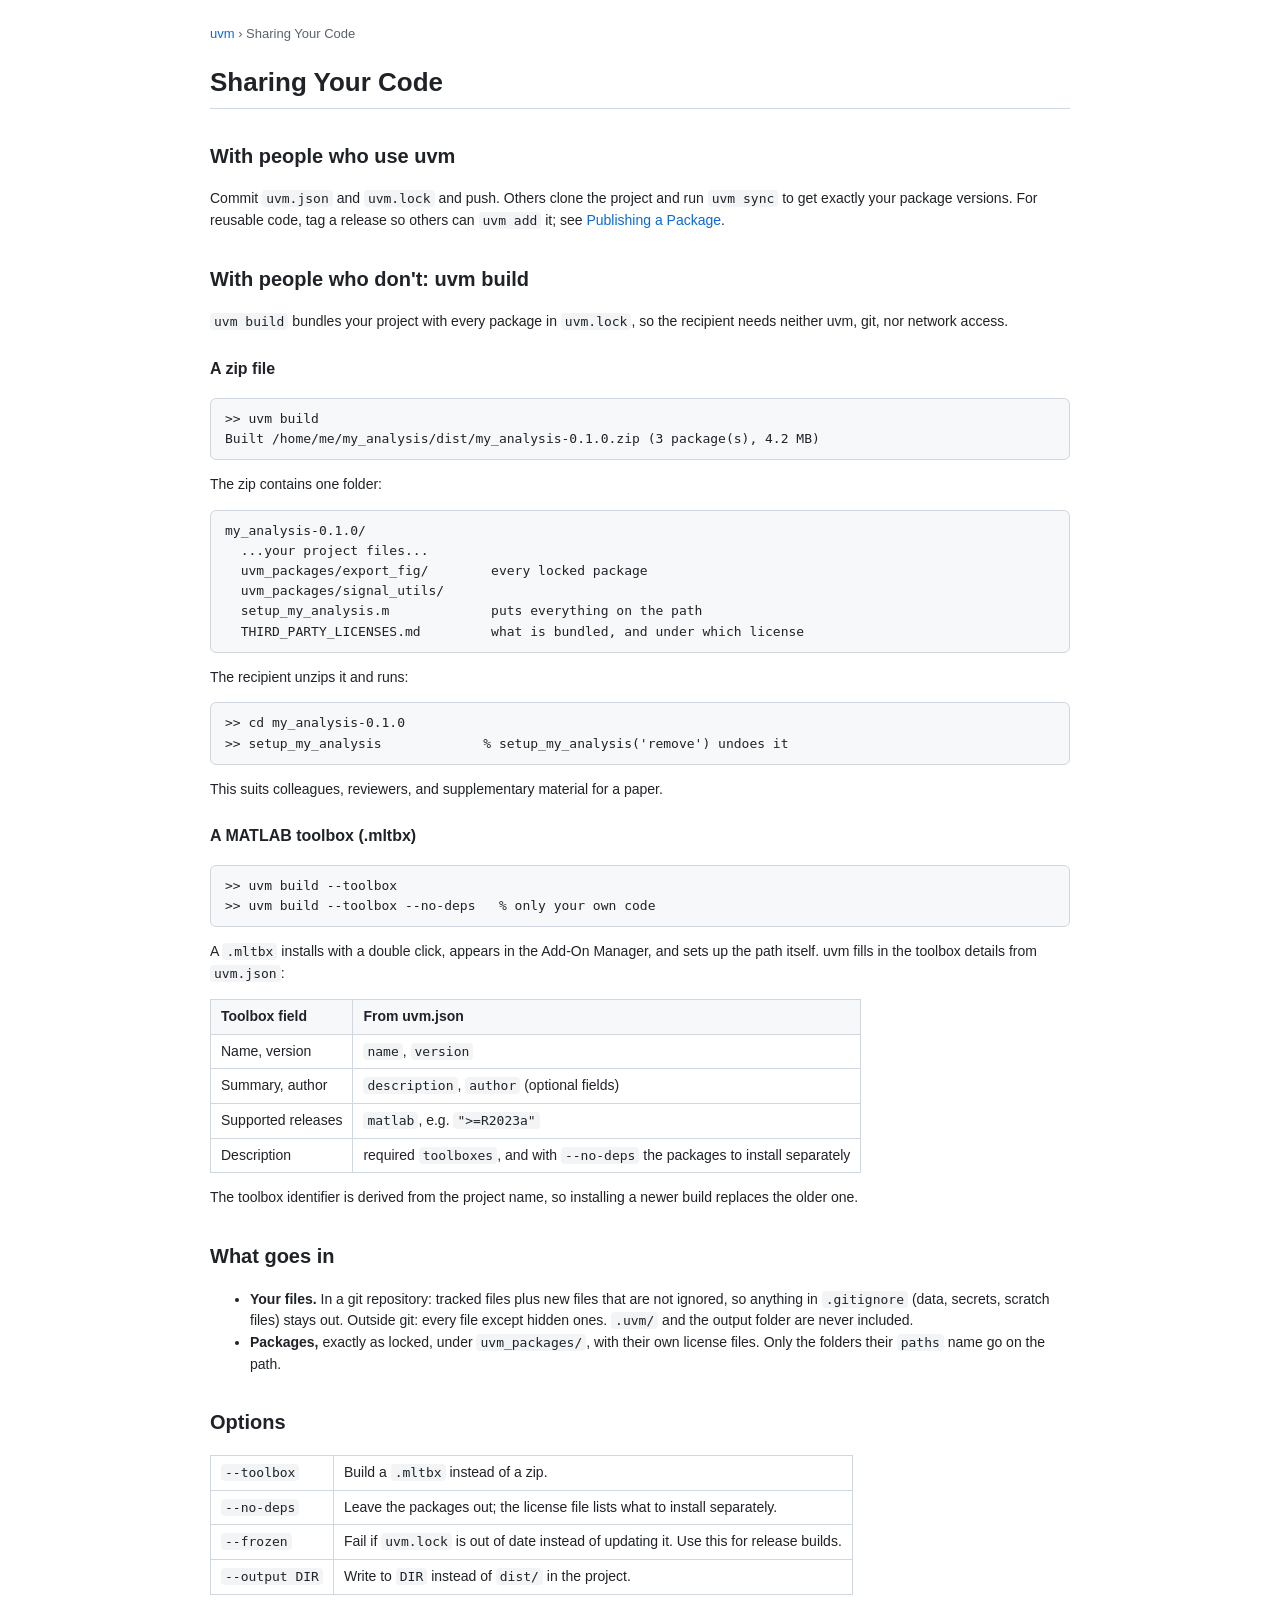
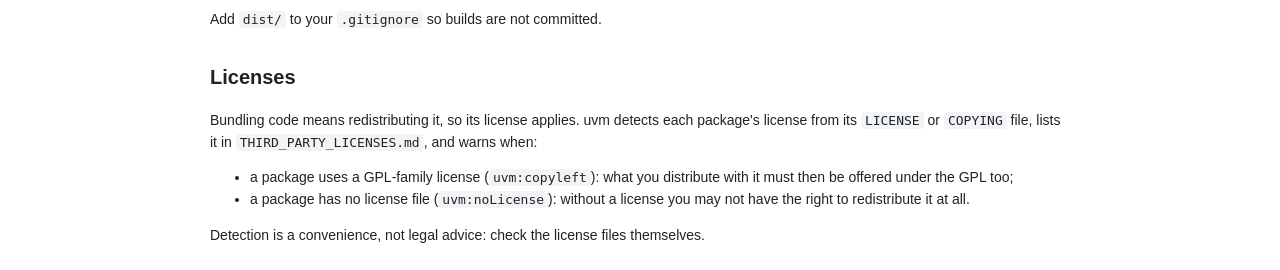
<file: toolbox/doc/sharing.html>
<!DOCTYPE html>
<html lang="en">
<head>
<meta charset="utf-8">
<title>Sharing Your Code</title>
<link rel="stylesheet" href="uvm.css">
</head>
<body>

<div class="nav"><a href="index.html">uvm</a> &rsaquo; Sharing Your Code</div>
<h1>Sharing Your Code</h1>

<h2>With people who use uvm</h2>
<p>Commit <code>uvm.json</code> and <code>uvm.lock</code> and push. Others clone the
project and run <code>uvm sync</code> to get exactly your package versions. For reusable
code, tag a release so others can <code>uvm add</code> it; see
<a href="publishing.html">Publishing a Package</a>.</p>

<h2>With people who don't: uvm build</h2>
<p><code>uvm build</code> bundles your project with every package in
<code>uvm.lock</code>, so the recipient needs neither uvm, git, nor network access.</p>

<h3>A zip file</h3>
<pre><code>&gt;&gt; uvm build
Built /home/me/my_analysis/dist/my_analysis-0.1.0.zip (3 package(s), 4.2 MB)</code></pre>
<p>The zip contains one folder:</p>
<pre><code>my_analysis-0.1.0/
  ...your project files...
  uvm_packages/export_fig/        every locked package
  uvm_packages/signal_utils/
  setup_my_analysis.m             puts everything on the path
  THIRD_PARTY_LICENSES.md         what is bundled, and under which license</code></pre>
<p>The recipient unzips it and runs:</p>
<pre><code>&gt;&gt; cd my_analysis-0.1.0
&gt;&gt; setup_my_analysis             % setup_my_analysis('remove') undoes it</code></pre>
<p>This suits colleagues, reviewers, and supplementary material for a paper.</p>

<h3>A MATLAB toolbox (.mltbx)</h3>
<pre><code>&gt;&gt; uvm build --toolbox
&gt;&gt; uvm build --toolbox --no-deps   % only your own code</code></pre>
<p>A <code>.mltbx</code> installs with a double click, appears in the Add-On Manager, and
sets up the path itself. uvm fills in the toolbox details from <code>uvm.json</code>:</p>
<table>
<tr><th>Toolbox field</th><th>From uvm.json</th></tr>
<tr><td>Name, version</td><td><code>name</code>, <code>version</code></td></tr>
<tr><td>Summary, author</td><td><code>description</code>, <code>author</code> (optional fields)</td></tr>
<tr><td>Supported releases</td><td><code>matlab</code>, e.g. <code>"&gt;=R2023a"</code></td></tr>
<tr><td>Description</td><td>required <code>toolboxes</code>, and with <code>--no-deps</code> the packages to install separately</td></tr>
</table>
<p>The toolbox identifier is derived from the project name, so installing a newer build
replaces the older one.</p>

<h2>What goes in</h2>
<ul>
<li><b>Your files.</b> In a git repository: tracked files plus new files that are not
ignored, so anything in <code>.gitignore</code> (data, secrets, scratch files) stays out.
Outside git: every file except hidden ones. <code>.uvm/</code> and the output folder are
never included.</li>
<li><b>Packages,</b> exactly as locked, under <code>uvm_packages/</code>, with their own
license files. Only the folders their <code>paths</code> name go on the path.</li>
</ul>

<h2>Options</h2>
<table>
<tr><td><code>--toolbox</code></td><td>Build a <code>.mltbx</code> instead of a zip.</td></tr>
<tr><td><code>--no-deps</code></td><td>Leave the packages out; the license file lists what to install separately.</td></tr>
<tr><td><code>--frozen</code></td><td>Fail if <code>uvm.lock</code> is out of date instead of updating it. Use this for release builds.</td></tr>
<tr><td><code>--output DIR</code></td><td>Write to <code>DIR</code> instead of <code>dist/</code> in the project.</td></tr>
</table>
<p>Add <code>dist/</code> to your <code>.gitignore</code> so builds are not committed.</p>

<h2>Licenses</h2>
<p>Bundling code means redistributing it, so its license applies. uvm detects each
package's license from its <code>LICENSE</code> or <code>COPYING</code> file, lists it in
<code>THIRD_PARTY_LICENSES.md</code>, and warns when:</p>
<ul>
<li>a package uses a GPL-family license (<code>uvm:copyleft</code>): what you distribute
with it must then be offered under the GPL too;</li>
<li>a package has no license file (<code>uvm:noLicense</code>): without a license you may
not have the right to redistribute it at all.</li>
</ul>
<p>Detection is a convenience, not legal advice: check the license files themselves.</p>

</body>
</html>
</file>
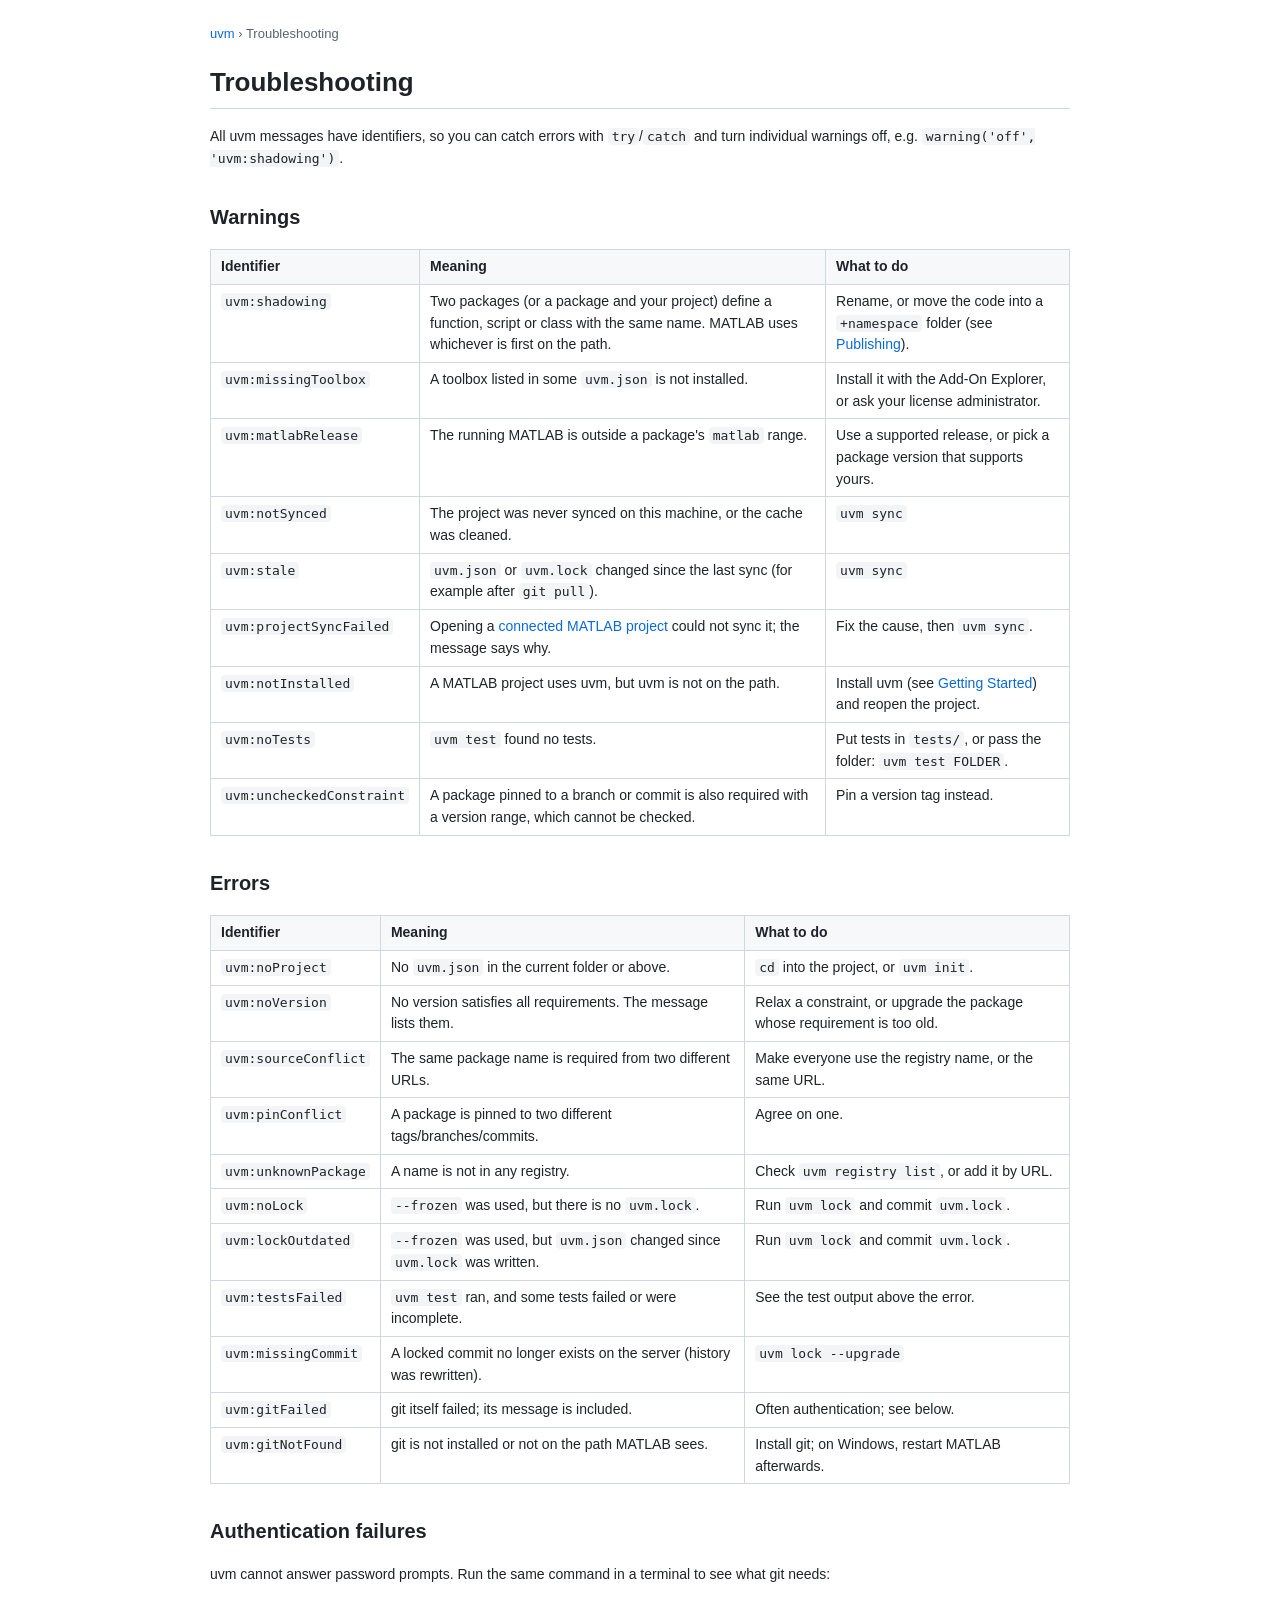
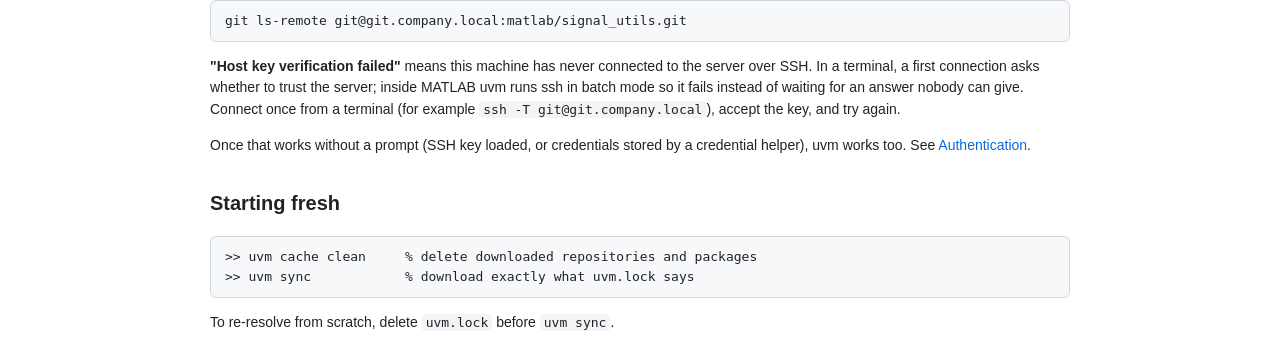
<file: toolbox/doc/troubleshooting.html>
<!DOCTYPE html>
<html lang="en">
<head>
<meta charset="utf-8">
<title>Troubleshooting</title>
<link rel="stylesheet" href="uvm.css">
</head>
<body>

<div class="nav"><a href="index.html">uvm</a> &rsaquo; Troubleshooting</div>
<h1>Troubleshooting</h1>

<p>All uvm messages have identifiers, so you can catch errors with
<code>try</code>/<code>catch</code> and turn individual warnings off, e.g.
<code>warning('off', 'uvm:shadowing')</code>.</p>

<h2>Warnings</h2>
<table>
<tr><th>Identifier</th><th>Meaning</th><th>What to do</th></tr>
<tr><td><code>uvm:shadowing</code></td>
    <td>Two packages (or a package and your project) define a function, script or class with the same name. MATLAB uses whichever is first on the path.</td>
    <td>Rename, or move the code into a <code>+namespace</code> folder (see <a href="publishing.html">Publishing</a>).</td></tr>
<tr><td><code>uvm:missingToolbox</code></td>
    <td>A toolbox listed in some <code>uvm.json</code> is not installed.</td>
    <td>Install it with the Add-On Explorer, or ask your license administrator.</td></tr>
<tr><td><code>uvm:matlabRelease</code></td>
    <td>The running MATLAB is outside a package's <code>matlab</code> range.</td>
    <td>Use a supported release, or pick a package version that supports yours.</td></tr>
<tr><td><code>uvm:notSynced</code></td>
    <td>The project was never synced on this machine, or the cache was cleaned.</td>
    <td><code>uvm sync</code></td></tr>
<tr><td><code>uvm:stale</code></td>
    <td><code>uvm.json</code> or <code>uvm.lock</code> changed since the last sync (for example after <code>git pull</code>).</td>
    <td><code>uvm sync</code></td></tr>
<tr><td><code>uvm:projectSyncFailed</code></td>
    <td>Opening a <a href="projects.html#matlab-projects">connected MATLAB project</a> could not sync it; the message says why.</td>
    <td>Fix the cause, then <code>uvm sync</code>.</td></tr>
<tr><td><code>uvm:notInstalled</code></td>
    <td>A MATLAB project uses uvm, but uvm is not on the path.</td>
    <td>Install uvm (see <a href="getting_started.html">Getting Started</a>) and reopen the project.</td></tr>
<tr><td><code>uvm:noTests</code></td>
    <td><code>uvm test</code> found no tests.</td>
    <td>Put tests in <code>tests/</code>, or pass the folder: <code>uvm test FOLDER</code>.</td></tr>
<tr><td><code>uvm:uncheckedConstraint</code></td>
    <td>A package pinned to a branch or commit is also required with a version range, which cannot be checked.</td>
    <td>Pin a version tag instead.</td></tr>
</table>

<h2>Errors</h2>
<table>
<tr><th>Identifier</th><th>Meaning</th><th>What to do</th></tr>
<tr><td><code>uvm:noProject</code></td>
    <td>No <code>uvm.json</code> in the current folder or above.</td>
    <td><code>cd</code> into the project, or <code>uvm init</code>.</td></tr>
<tr><td><code>uvm:noVersion</code></td>
    <td>No version satisfies all requirements. The message lists them.</td>
    <td>Relax a constraint, or upgrade the package whose requirement is too old.</td></tr>
<tr><td><code>uvm:sourceConflict</code></td>
    <td>The same package name is required from two different URLs.</td>
    <td>Make everyone use the registry name, or the same URL.</td></tr>
<tr><td><code>uvm:pinConflict</code></td>
    <td>A package is pinned to two different tags/branches/commits.</td>
    <td>Agree on one.</td></tr>
<tr><td><code>uvm:unknownPackage</code></td>
    <td>A name is not in any registry.</td>
    <td>Check <code>uvm registry list</code>, or add it by URL.</td></tr>
<tr><td><code>uvm:noLock</code></td>
    <td><code>--frozen</code> was used, but there is no <code>uvm.lock</code>.</td>
    <td>Run <code>uvm lock</code> and commit <code>uvm.lock</code>.</td></tr>
<tr><td><code>uvm:lockOutdated</code></td>
    <td><code>--frozen</code> was used, but <code>uvm.json</code> changed since <code>uvm.lock</code> was written.</td>
    <td>Run <code>uvm lock</code> and commit <code>uvm.lock</code>.</td></tr>
<tr><td><code>uvm:testsFailed</code></td>
    <td><code>uvm test</code> ran, and some tests failed or were incomplete.</td>
    <td>See the test output above the error.</td></tr>
<tr><td><code>uvm:missingCommit</code></td>
    <td>A locked commit no longer exists on the server (history was rewritten).</td>
    <td><code>uvm lock --upgrade</code></td></tr>
<tr><td><code>uvm:gitFailed</code></td>
    <td>git itself failed; its message is included.</td>
    <td>Often authentication; see below.</td></tr>
<tr><td><code>uvm:gitNotFound</code></td>
    <td>git is not installed or not on the path MATLAB sees.</td>
    <td>Install git; on Windows, restart MATLAB afterwards.</td></tr>
</table>

<h2>Authentication failures</h2>
<p>uvm cannot answer password prompts. Run the same command in a terminal to see what
git needs:</p>
<pre><code>git ls-remote git@git.company.local:matlab/signal_utils.git</code></pre>
<p><b>"Host key verification failed"</b> means this machine has never connected to the
server over SSH. In a terminal, a first connection asks whether to trust the server;
inside MATLAB uvm runs ssh in batch mode so it fails instead of waiting for an answer
nobody can give. Connect once from a terminal (for example
<code>ssh -T git@git.company.local</code>), accept the key, and try again.</p>
<p>Once that works without a prompt (SSH key loaded, or credentials stored by a
credential helper), uvm works too. See <a href="registries.html#auth">Authentication</a>.</p>

<h2>Starting fresh</h2>
<pre><code>&gt;&gt; uvm cache clean     % delete downloaded repositories and packages
&gt;&gt; uvm sync            % download exactly what uvm.lock says</code></pre>
<p>To re-resolve from scratch, delete <code>uvm.lock</code> before <code>uvm sync</code>.</p>

</body>
</html>
</file>
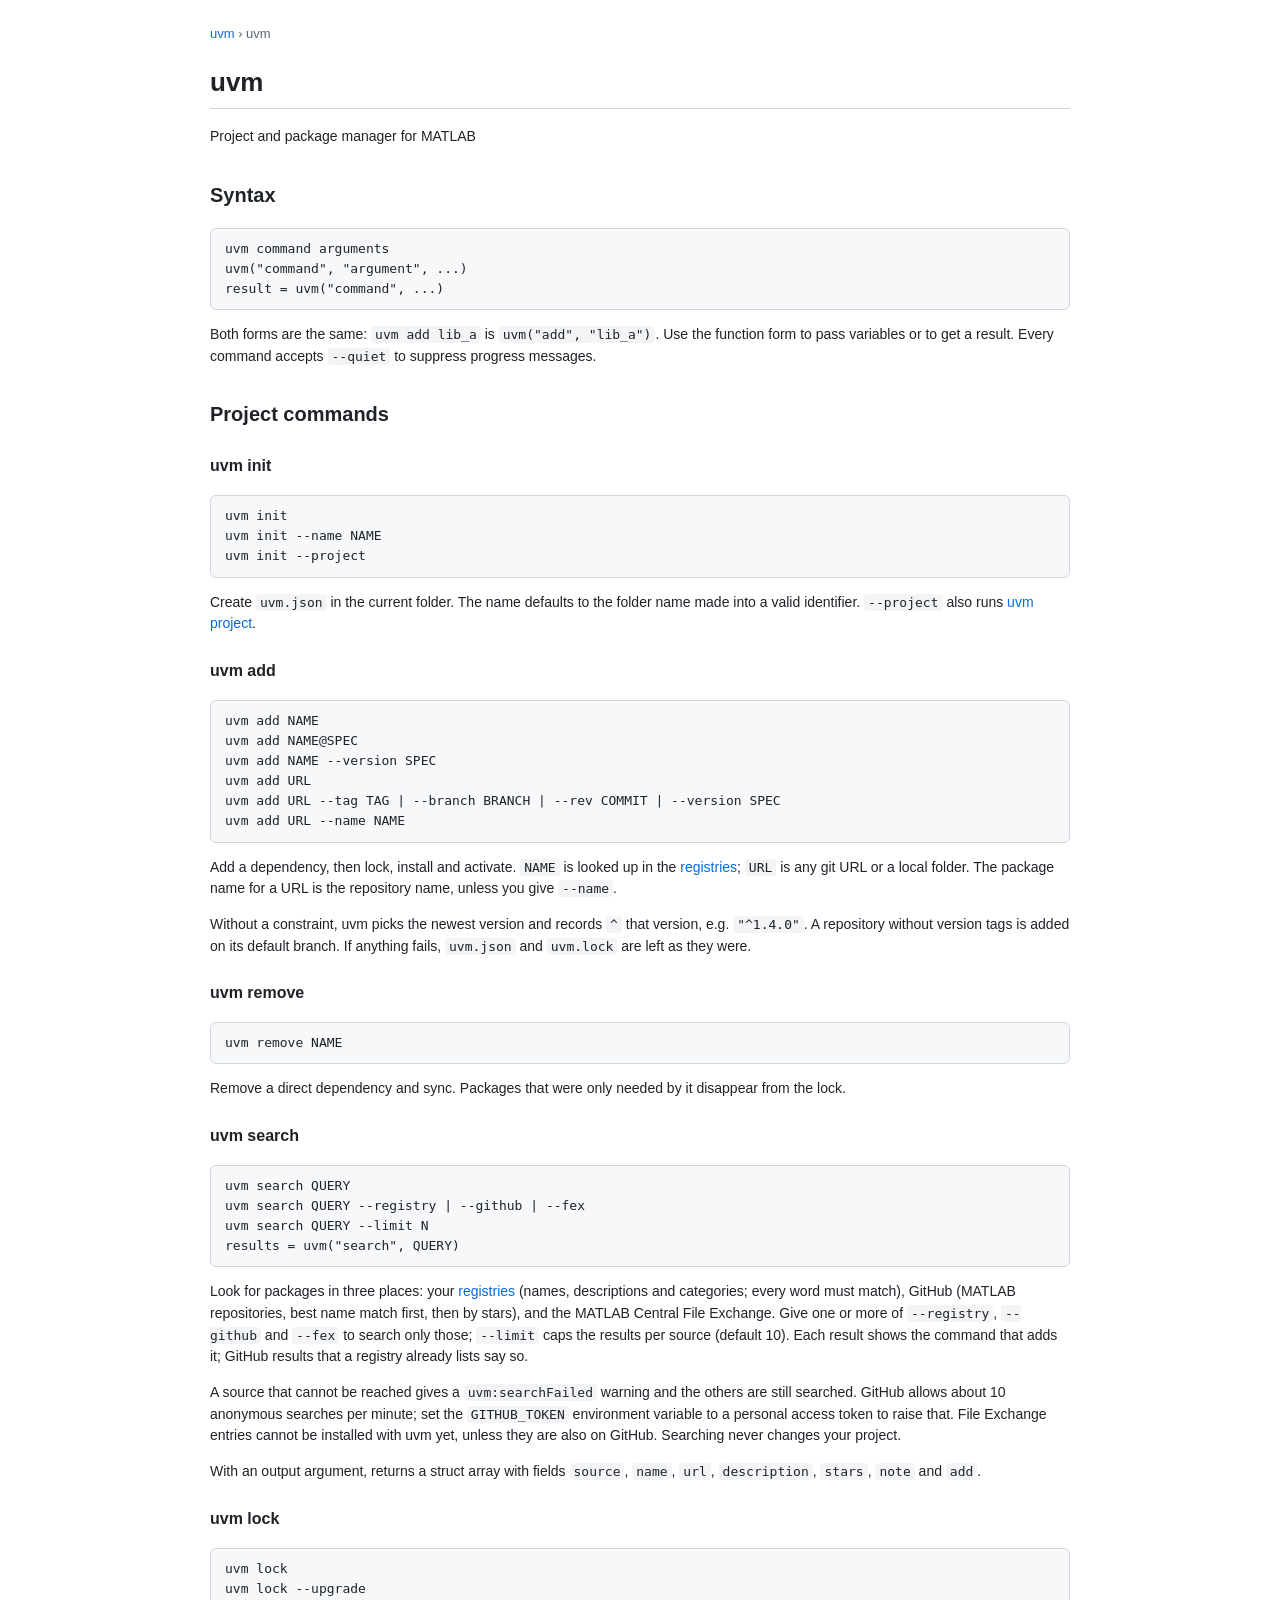
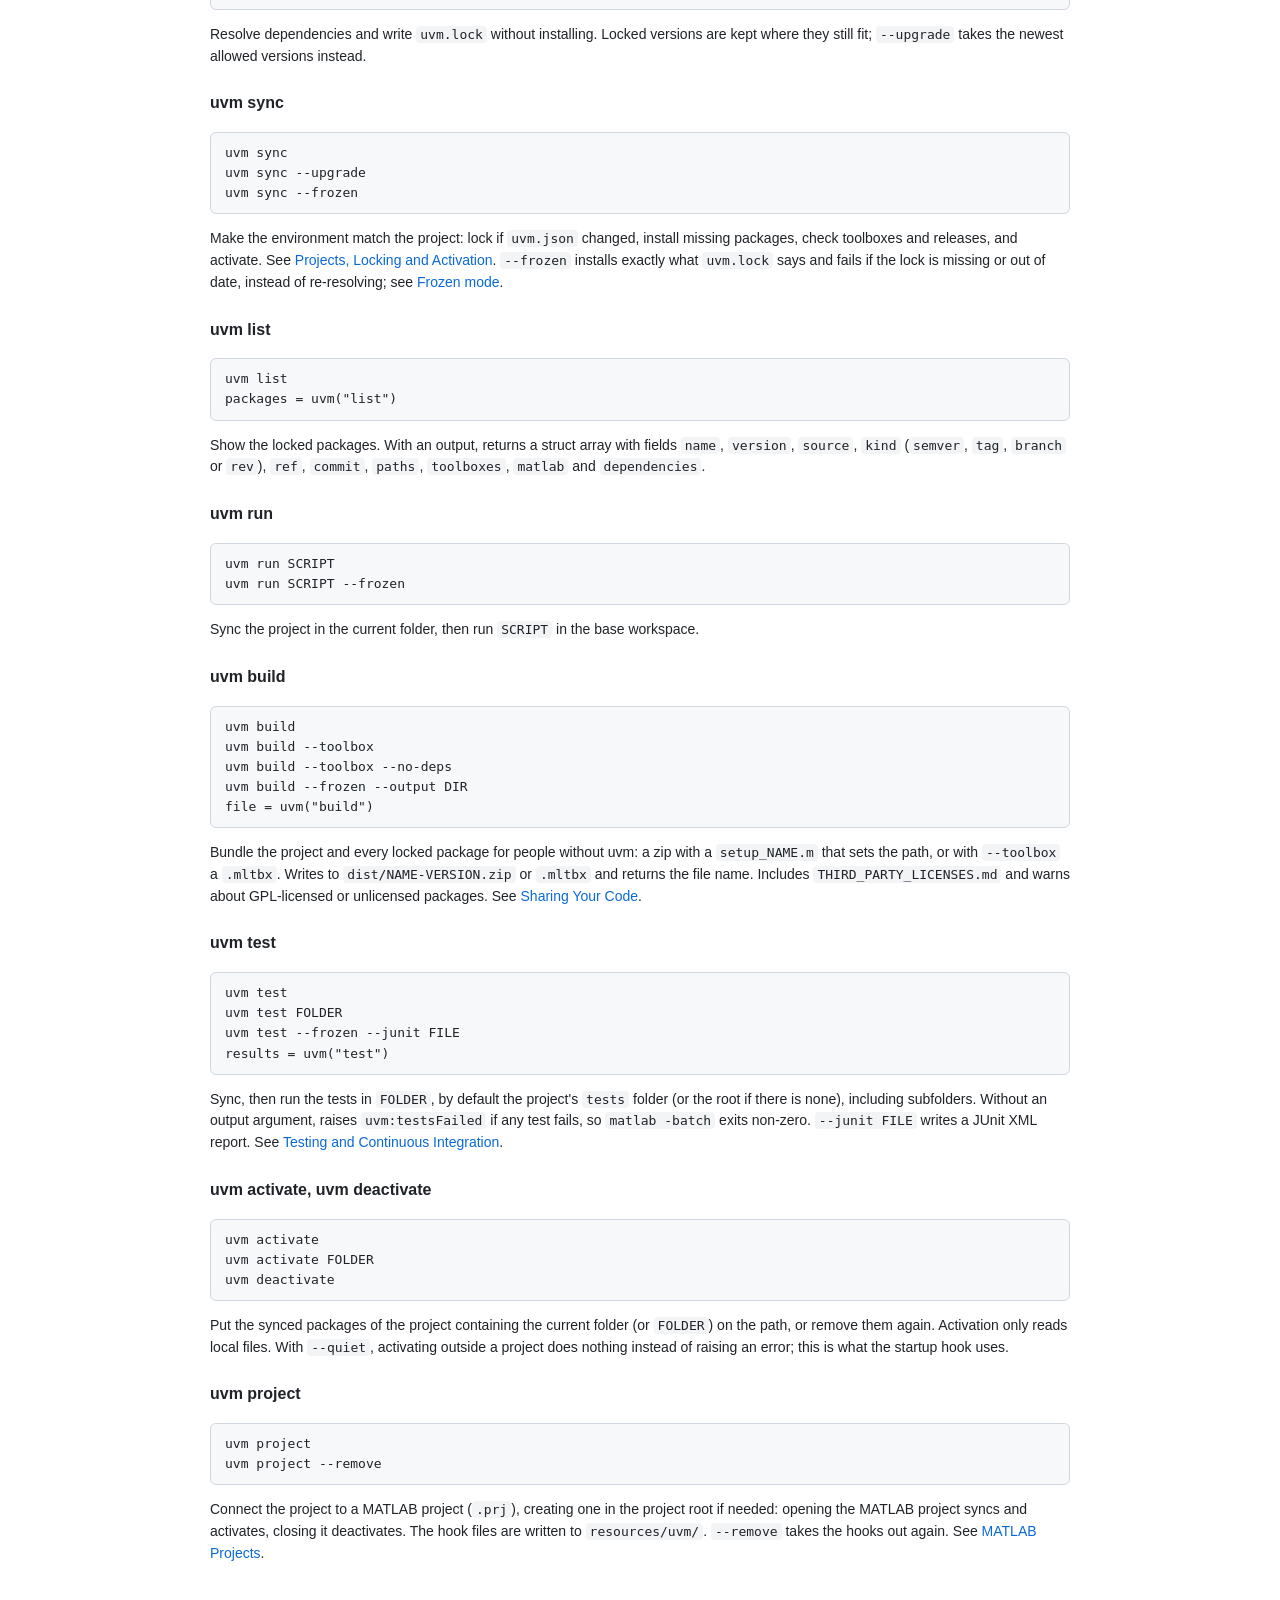
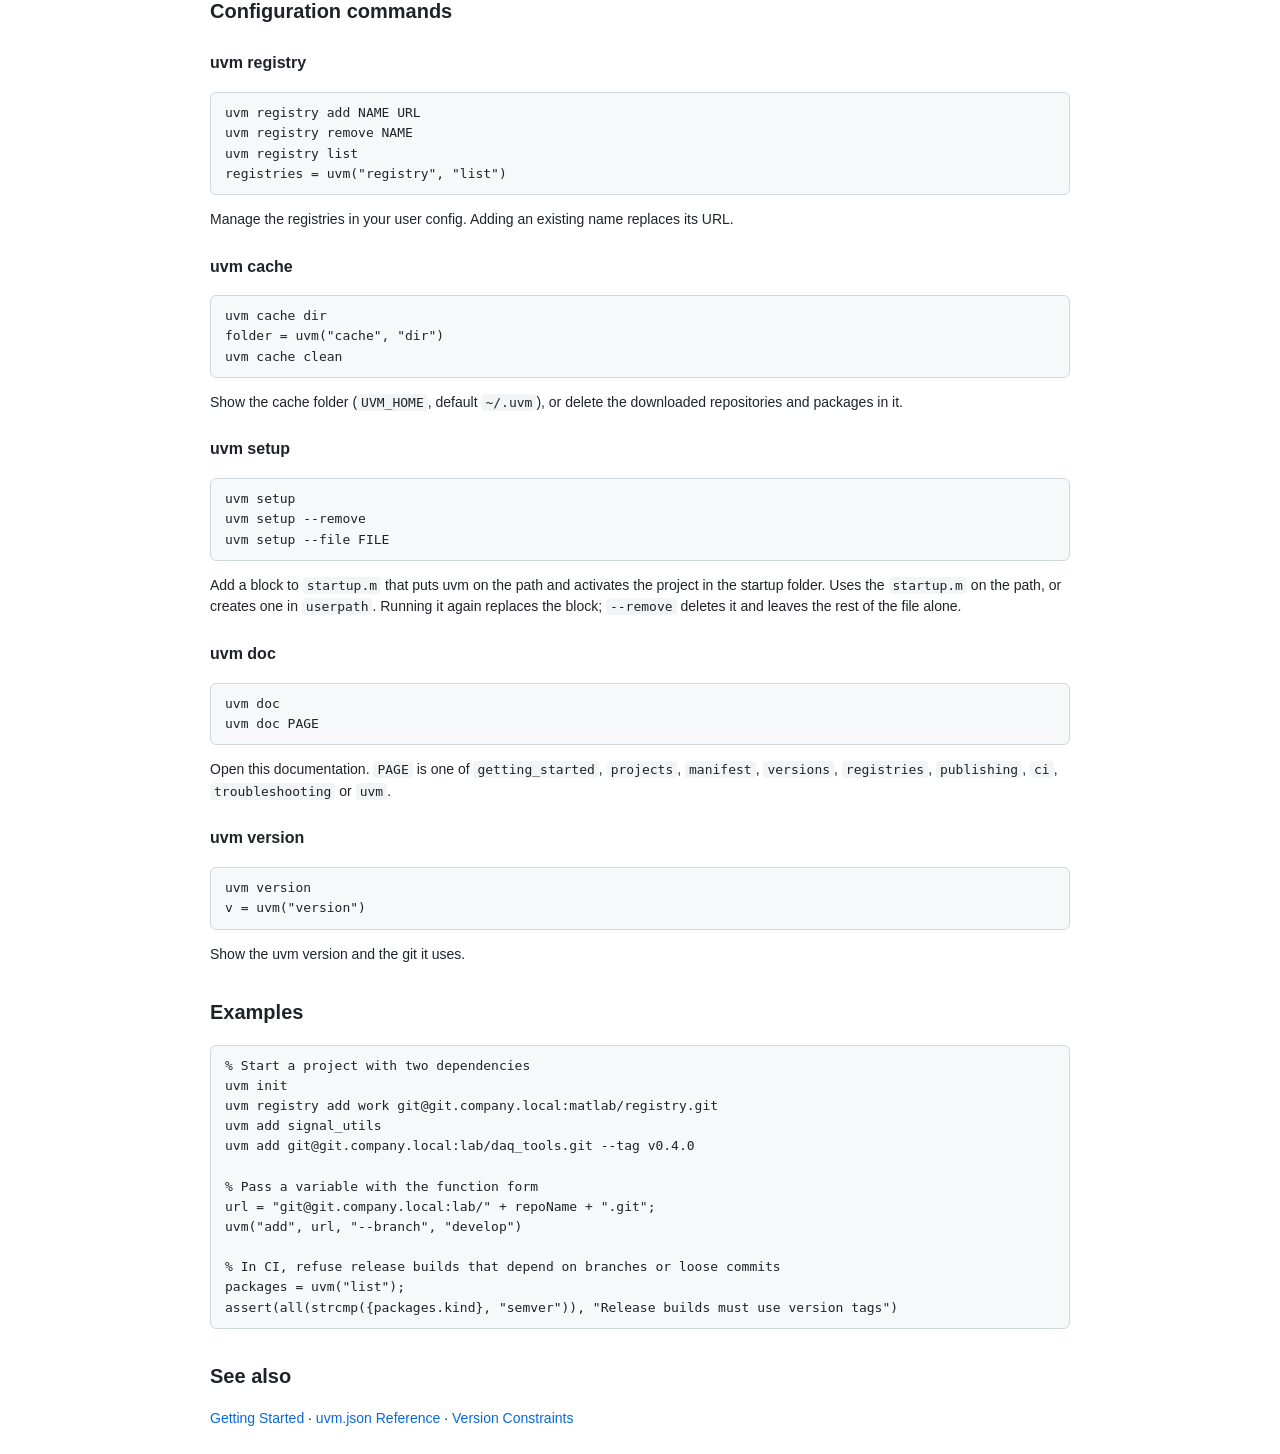
<file: toolbox/doc/uvm.html>
<!DOCTYPE html>
<html lang="en">
<head>
<meta charset="utf-8">
<title>uvm</title>
<link rel="stylesheet" href="uvm.css">
</head>
<body>

<div class="nav"><a href="index.html">uvm</a> &rsaquo; uvm</div>
<h1>uvm</h1>
<p>Project and package manager for MATLAB</p>

<h2>Syntax</h2>
<pre><code>uvm command arguments
uvm("command", "argument", ...)
result = uvm("command", ...)</code></pre>
<p>Both forms are the same: <code>uvm add lib_a</code> is <code>uvm("add", "lib_a")</code>.
Use the function form to pass variables or to get a result. Every command accepts
<code>--quiet</code> to suppress progress messages.</p>

<h2>Project commands</h2>

<h3 id="init">uvm init</h3>
<pre><code>uvm init
uvm init --name NAME
uvm init --project</code></pre>
<p>Create <code>uvm.json</code> in the current folder. The name defaults to the folder
name made into a valid identifier. <code>--project</code> also runs
<a href="#project">uvm project</a>.</p>

<h3 id="add">uvm add</h3>
<pre><code>uvm add NAME
uvm add NAME@SPEC
uvm add NAME --version SPEC
uvm add URL
uvm add URL --tag TAG | --branch BRANCH | --rev COMMIT | --version SPEC
uvm add URL --name NAME</code></pre>
<p>Add a dependency, then lock, install and activate. <code>NAME</code> is looked up in
the <a href="registries.html">registries</a>; <code>URL</code> is any git URL or a local
folder. The package name for a URL is the repository name, unless you give
<code>--name</code>.</p>
<p>Without a constraint, uvm picks the newest version and records <code>^</code> that
version, e.g. <code>"^1.4.0"</code>. A repository without version tags is added on its
default branch. If anything fails, <code>uvm.json</code> and <code>uvm.lock</code> are
left as they were.</p>

<h3 id="remove">uvm remove</h3>
<pre><code>uvm remove NAME</code></pre>
<p>Remove a direct dependency and sync. Packages that were only needed by it disappear
from the lock.</p>

<h3 id="search">uvm search</h3>
<pre><code>uvm search QUERY
uvm search QUERY --registry | --github | --fex
uvm search QUERY --limit N
results = uvm("search", QUERY)</code></pre>
<p>Look for packages in three places: your <a href="registries.html">registries</a>
(names, descriptions and categories; every word must match), GitHub (MATLAB repositories,
best name match first, then by stars), and the MATLAB Central File Exchange. Give one or
more of <code>--registry</code>, <code>--github</code> and <code>--fex</code> to search
only those; <code>--limit</code> caps the results per source (default 10). Each result
shows the command that adds it; GitHub results that a registry already lists say so.</p>
<p>A source that cannot be reached gives a <code>uvm:searchFailed</code> warning and the
others are still searched. GitHub allows about 10 anonymous searches per minute; set the
<code>GITHUB_TOKEN</code> environment variable to a personal access token to raise that.
File Exchange entries cannot be installed with uvm yet, unless they are also on GitHub.
Searching never changes your project.</p>
<p>With an output argument, returns a struct array with fields <code>source</code>,
<code>name</code>, <code>url</code>, <code>description</code>, <code>stars</code>,
<code>note</code> and <code>add</code>.</p>

<h3 id="lock">uvm lock</h3>
<pre><code>uvm lock
uvm lock --upgrade</code></pre>
<p>Resolve dependencies and write <code>uvm.lock</code> without installing. Locked
versions are kept where they still fit; <code>--upgrade</code> takes the newest allowed
versions instead.</p>

<h3 id="sync">uvm sync</h3>
<pre><code>uvm sync
uvm sync --upgrade
uvm sync --frozen</code></pre>
<p>Make the environment match the project: lock if <code>uvm.json</code> changed,
install missing packages, check toolboxes and releases, and activate. See
<a href="projects.html">Projects, Locking and Activation</a>.
<code>--frozen</code> installs exactly what <code>uvm.lock</code> says and fails if the
lock is missing or out of date, instead of re-resolving; see
<a href="ci.html#frozen">Frozen mode</a>.</p>

<h3 id="list">uvm list</h3>
<pre><code>uvm list
packages = uvm("list")</code></pre>
<p>Show the locked packages. With an output, returns a struct array with fields
<code>name</code>, <code>version</code>, <code>source</code>, <code>kind</code>
(<code>semver</code>, <code>tag</code>, <code>branch</code> or <code>rev</code>),
<code>ref</code>, <code>commit</code>, <code>paths</code>, <code>toolboxes</code>,
<code>matlab</code> and <code>dependencies</code>.</p>

<h3 id="run">uvm run</h3>
<pre><code>uvm run SCRIPT
uvm run SCRIPT --frozen</code></pre>
<p>Sync the project in the current folder, then run <code>SCRIPT</code> in the base
workspace.</p>

<h3 id="build">uvm build</h3>
<pre><code>uvm build
uvm build --toolbox
uvm build --toolbox --no-deps
uvm build --frozen --output DIR
file = uvm("build")</code></pre>
<p>Bundle the project and every locked package for people without uvm: a zip with a
<code>setup_NAME.m</code> that sets the path, or with <code>--toolbox</code> a
<code>.mltbx</code>. Writes to <code>dist/NAME-VERSION.zip</code> or <code>.mltbx</code>
and returns the file name. Includes <code>THIRD_PARTY_LICENSES.md</code> and warns about
GPL-licensed or unlicensed packages. See <a href="sharing.html">Sharing Your Code</a>.</p>

<h3 id="test">uvm test</h3>
<pre><code>uvm test
uvm test FOLDER
uvm test --frozen --junit FILE
results = uvm("test")</code></pre>
<p>Sync, then run the tests in <code>FOLDER</code>, by default the project's
<code>tests</code> folder (or the root if there is none), including subfolders.
Without an output argument, raises <code>uvm:testsFailed</code> if any test fails, so
<code>matlab -batch</code> exits non-zero. <code>--junit FILE</code> writes a JUnit XML
report. See <a href="ci.html">Testing and Continuous Integration</a>.</p>

<h3 id="activate">uvm activate, uvm deactivate</h3>
<pre><code>uvm activate
uvm activate FOLDER
uvm deactivate</code></pre>
<p>Put the synced packages of the project containing the current folder (or
<code>FOLDER</code>) on the path, or remove them again. Activation only reads local
files. With <code>--quiet</code>, activating outside a project does nothing instead of
raising an error; this is what the startup hook uses.</p>

<h3 id="project">uvm project</h3>
<pre><code>uvm project
uvm project --remove</code></pre>
<p>Connect the project to a MATLAB project (<code>.prj</code>), creating one in the
project root if needed: opening the MATLAB project syncs and activates, closing it
deactivates. The hook files are written to <code>resources/uvm/</code>.
<code>--remove</code> takes the hooks out again. See
<a href="projects.html#matlab-projects">MATLAB Projects</a>.</p>

<h2>Configuration commands</h2>

<h3 id="registry">uvm registry</h3>
<pre><code>uvm registry add NAME URL
uvm registry remove NAME
uvm registry list
registries = uvm("registry", "list")</code></pre>
<p>Manage the registries in your user config. Adding an existing name replaces its URL.</p>

<h3 id="cache">uvm cache</h3>
<pre><code>uvm cache dir
folder = uvm("cache", "dir")
uvm cache clean</code></pre>
<p>Show the cache folder (<code>UVM_HOME</code>, default <code>~/.uvm</code>), or delete
the downloaded repositories and packages in it.</p>

<h3 id="setup">uvm setup</h3>
<pre><code>uvm setup
uvm setup --remove
uvm setup --file FILE</code></pre>
<p>Add a block to <code>startup.m</code> that puts uvm on the path and activates the
project in the startup folder. Uses the <code>startup.m</code> on the path, or creates
one in <code>userpath</code>. Running it again replaces the block; <code>--remove</code>
deletes it and leaves the rest of the file alone.</p>

<h3 id="doc">uvm doc</h3>
<pre><code>uvm doc
uvm doc PAGE</code></pre>
<p>Open this documentation. <code>PAGE</code> is one of <code>getting_started</code>,
<code>projects</code>, <code>manifest</code>, <code>versions</code>,
<code>registries</code>, <code>publishing</code>, <code>ci</code>,
<code>troubleshooting</code> or <code>uvm</code>.</p>

<h3 id="version">uvm version</h3>
<pre><code>uvm version
v = uvm("version")</code></pre>
<p>Show the uvm version and the git it uses.</p>

<h2>Examples</h2>
<pre><code>% Start a project with two dependencies
uvm init
uvm registry add work git@git.company.local:matlab/registry.git
uvm add signal_utils
uvm add git@git.company.local:lab/daq_tools.git --tag v0.4.0

% Pass a variable with the function form
url = "git@git.company.local:lab/" + repoName + ".git";
uvm("add", url, "--branch", "develop")

% In CI, refuse release builds that depend on branches or loose commits
packages = uvm("list");
assert(all(strcmp({packages.kind}, "semver")), "Release builds must use version tags")</code></pre>

<h2>See also</h2>
<p><a href="getting_started.html">Getting Started</a> &middot;
<a href="manifest.html">uvm.json Reference</a> &middot;
<a href="versions.html">Version Constraints</a></p>

</body>
</html>
</file>
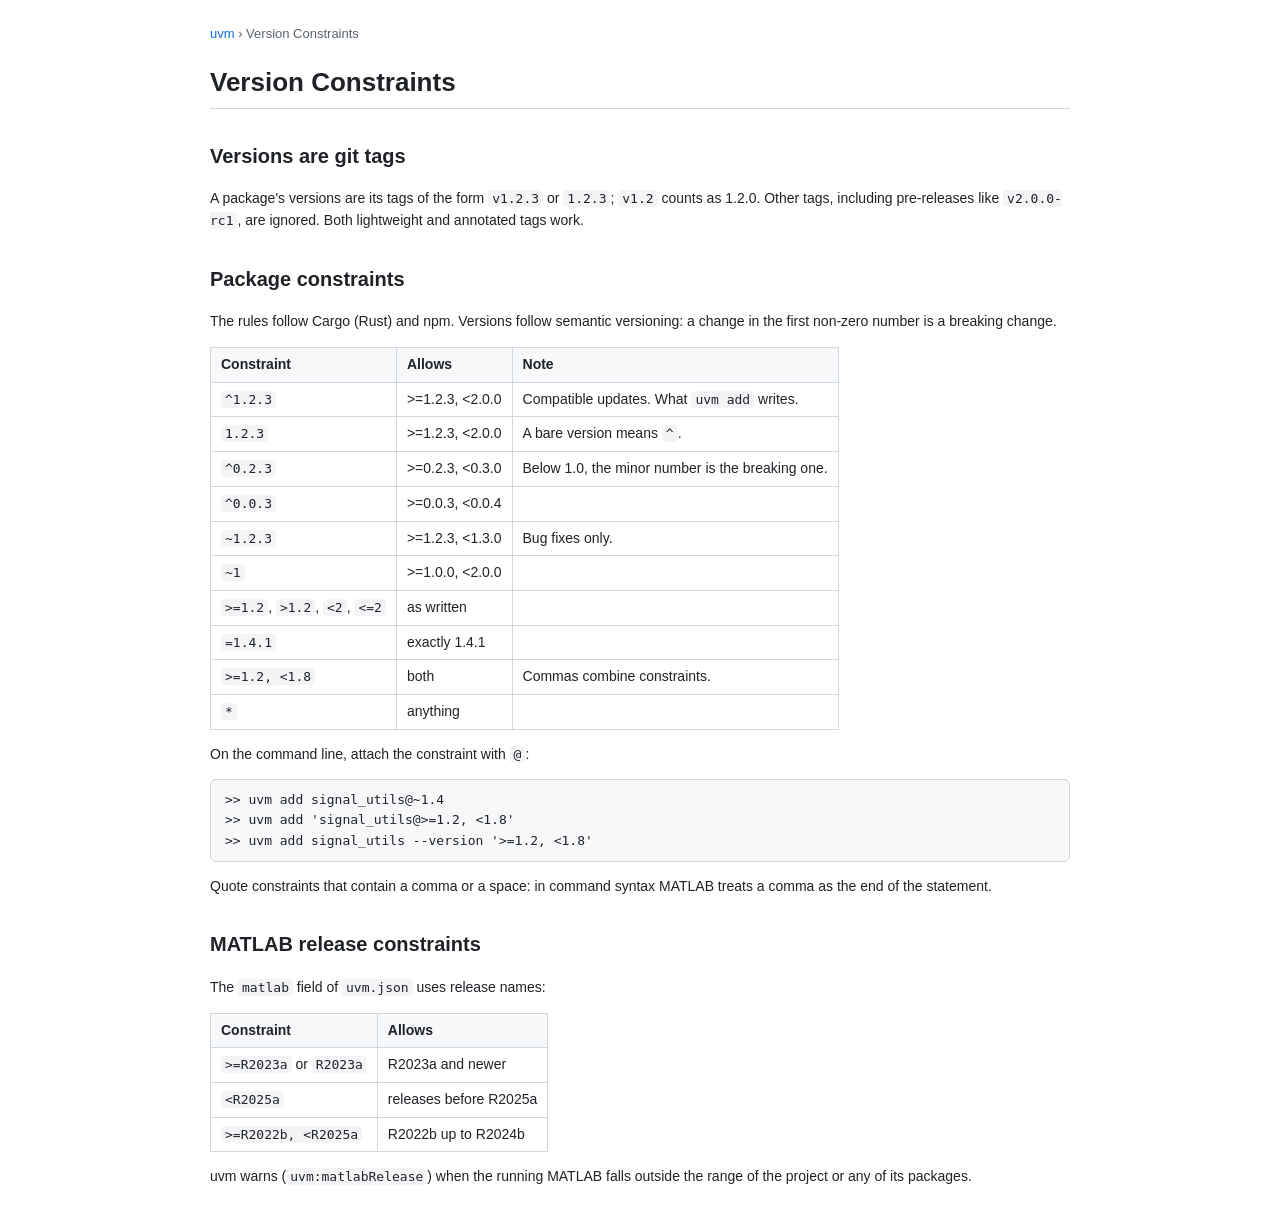
<file: toolbox/doc/versions.html>
<!DOCTYPE html>
<html lang="en">
<head>
<meta charset="utf-8">
<title>Version Constraints</title>
<link rel="stylesheet" href="uvm.css">
</head>
<body>

<div class="nav"><a href="index.html">uvm</a> &rsaquo; Version Constraints</div>
<h1>Version Constraints</h1>

<h2>Versions are git tags</h2>
<p>A package's versions are its tags of the form <code>v1.2.3</code> or
<code>1.2.3</code>; <code>v1.2</code> counts as 1.2.0. Other tags, including
pre-releases like <code>v2.0.0-rc1</code>, are ignored. Both lightweight and annotated
tags work.</p>

<h2>Package constraints</h2>
<p>The rules follow Cargo (Rust) and npm. Versions follow semantic versioning: a
change in the first non-zero number is a breaking change.</p>
<table>
<tr><th>Constraint</th><th>Allows</th><th>Note</th></tr>
<tr><td><code>^1.2.3</code></td><td>&gt;=1.2.3, &lt;2.0.0</td><td>Compatible updates. What <code>uvm add</code> writes.</td></tr>
<tr><td><code>1.2.3</code></td><td>&gt;=1.2.3, &lt;2.0.0</td><td>A bare version means <code>^</code>.</td></tr>
<tr><td><code>^0.2.3</code></td><td>&gt;=0.2.3, &lt;0.3.0</td><td>Below 1.0, the minor number is the breaking one.</td></tr>
<tr><td><code>^0.0.3</code></td><td>&gt;=0.0.3, &lt;0.0.4</td><td></td></tr>
<tr><td><code>~1.2.3</code></td><td>&gt;=1.2.3, &lt;1.3.0</td><td>Bug fixes only.</td></tr>
<tr><td><code>~1</code></td><td>&gt;=1.0.0, &lt;2.0.0</td><td></td></tr>
<tr><td><code>&gt;=1.2</code>, <code>&gt;1.2</code>, <code>&lt;2</code>, <code>&lt;=2</code></td><td>as written</td><td></td></tr>
<tr><td><code>=1.4.1</code></td><td>exactly 1.4.1</td><td></td></tr>
<tr><td><code>&gt;=1.2, &lt;1.8</code></td><td>both</td><td>Commas combine constraints.</td></tr>
<tr><td><code>*</code></td><td>anything</td><td></td></tr>
</table>

<p>On the command line, attach the constraint with <code>@</code>:</p>
<pre><code>&gt;&gt; uvm add signal_utils@~1.4
&gt;&gt; uvm add 'signal_utils@&gt;=1.2, &lt;1.8'
&gt;&gt; uvm add signal_utils --version '&gt;=1.2, &lt;1.8'</code></pre>
<p>Quote constraints that contain a comma or a space: in command syntax MATLAB treats a
comma as the end of the statement.</p>

<h2 id="release">MATLAB release constraints</h2>
<p>The <code>matlab</code> field of <code>uvm.json</code> uses release names:</p>
<table>
<tr><th>Constraint</th><th>Allows</th></tr>
<tr><td><code>&gt;=R2023a</code> or <code>R2023a</code></td><td>R2023a and newer</td></tr>
<tr><td><code>&lt;R2025a</code></td><td>releases before R2025a</td></tr>
<tr><td><code>&gt;=R2022b, &lt;R2025a</code></td><td>R2022b up to R2024b</td></tr>
</table>
<p>uvm warns (<code>uvm:matlabRelease</code>) when the running MATLAB falls outside the
range of the project or any of its packages.</p>

</body>
</html>
</file>
<file: toolbox/doc/uvm.css>
body {
    font-family: -apple-system, "Segoe UI", Helvetica, Arial, sans-serif;
    font-size: 14px;
    line-height: 1.55;
    color: #1f2328;
    max-width: 860px;
    margin: 24px auto;
    padding: 0 24px;
}
h1 { font-size: 26px; border-bottom: 1px solid #d0d7de; padding-bottom: 6px; }
h2 { font-size: 20px; margin-top: 32px; }
h3 { font-size: 16px; margin-top: 24px; }
a { color: #0969da; text-decoration: none; }
a:hover { text-decoration: underline; }
code, pre { font-family: Menlo, Consolas, "DejaVu Sans Mono", monospace; font-size: 13px; }
code { background: #f3f4f6; padding: 1px 4px; border-radius: 4px; }
pre { background: #f6f8fa; border: 1px solid #d0d7de; border-radius: 6px; padding: 10px 14px; overflow-x: auto; }
pre code { background: none; padding: 0; }
table { border-collapse: collapse; margin: 12px 0; }
th, td { border: 1px solid #d0d7de; padding: 6px 10px; text-align: left; vertical-align: top; }
th { background: #f6f8fa; }
.nav { font-size: 13px; color: #59636e; margin-bottom: 4px; }
.note { background: #ddf4ff; border-left: 4px solid #0969da; padding: 8px 12px; margin: 12px 0; }
.warn { background: #fff8c5; border-left: 4px solid #bf8700; padding: 8px 12px; margin: 12px 0; }
</file>
